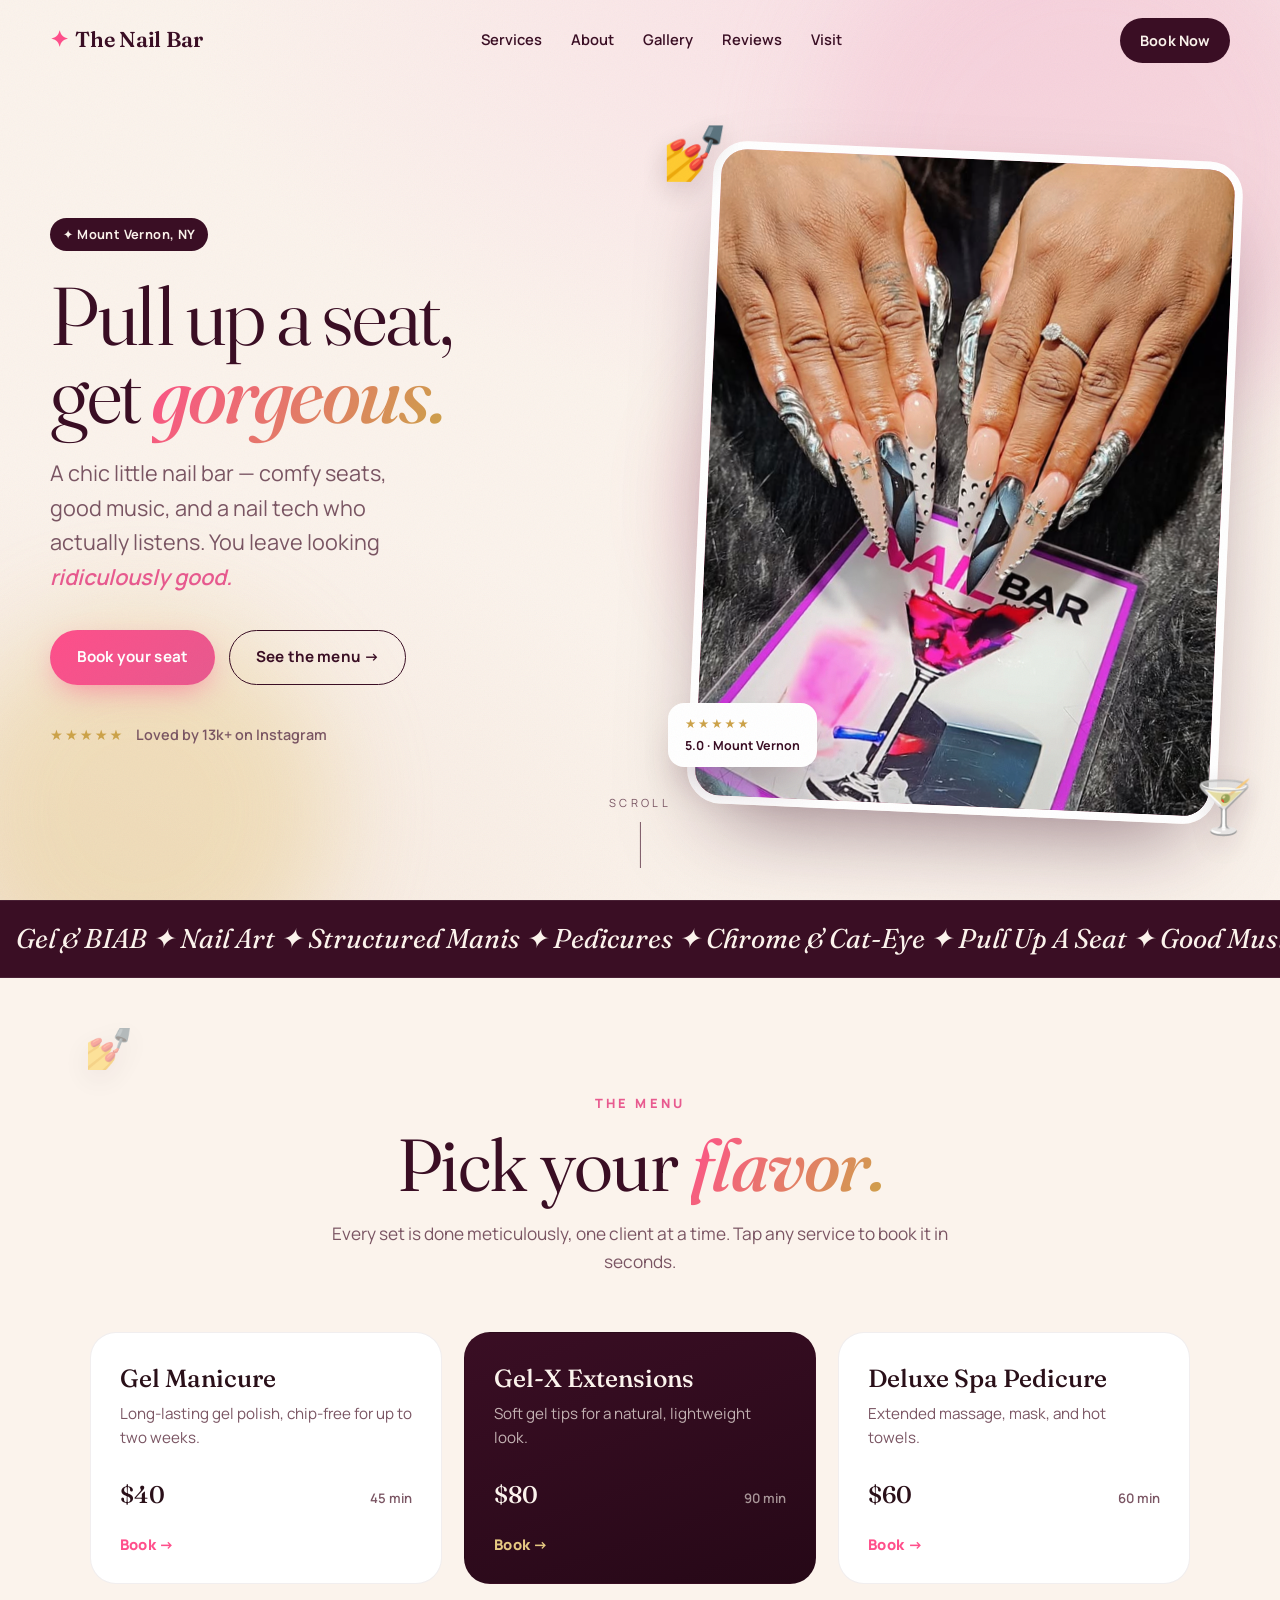
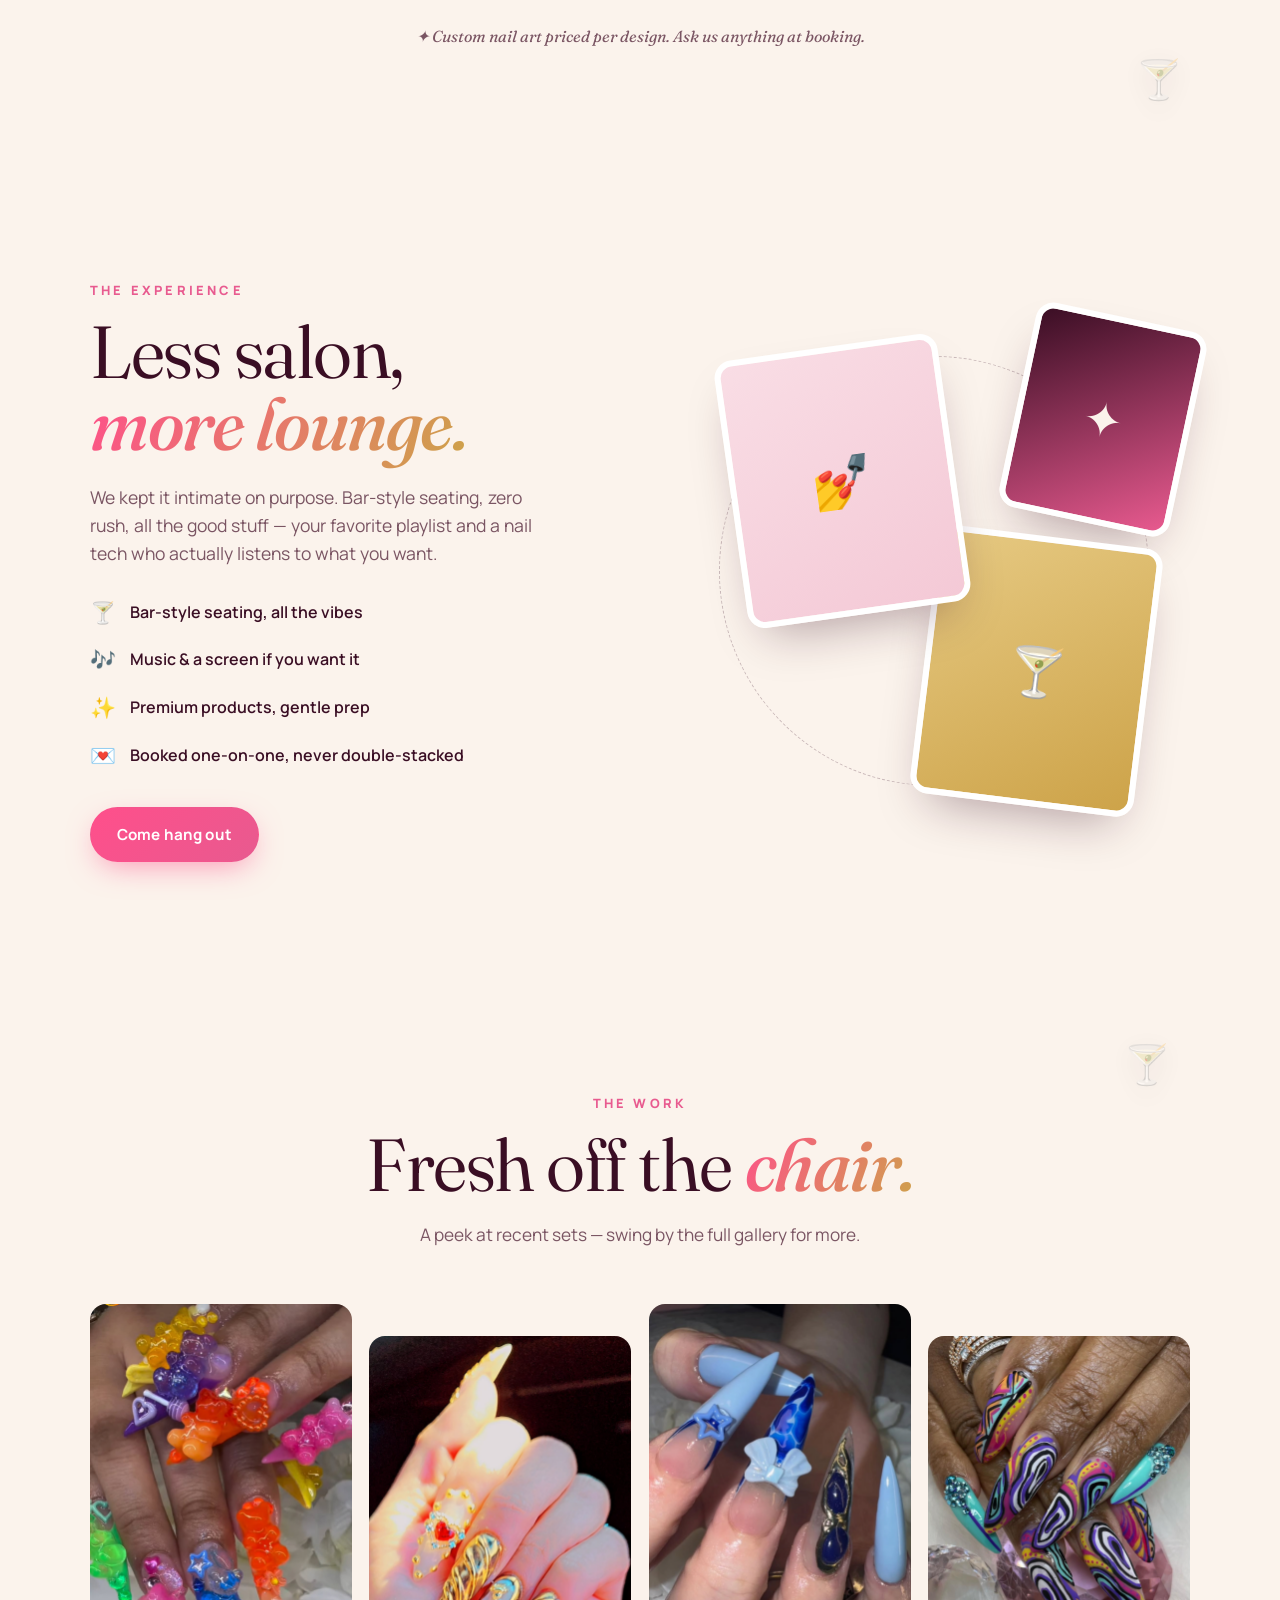
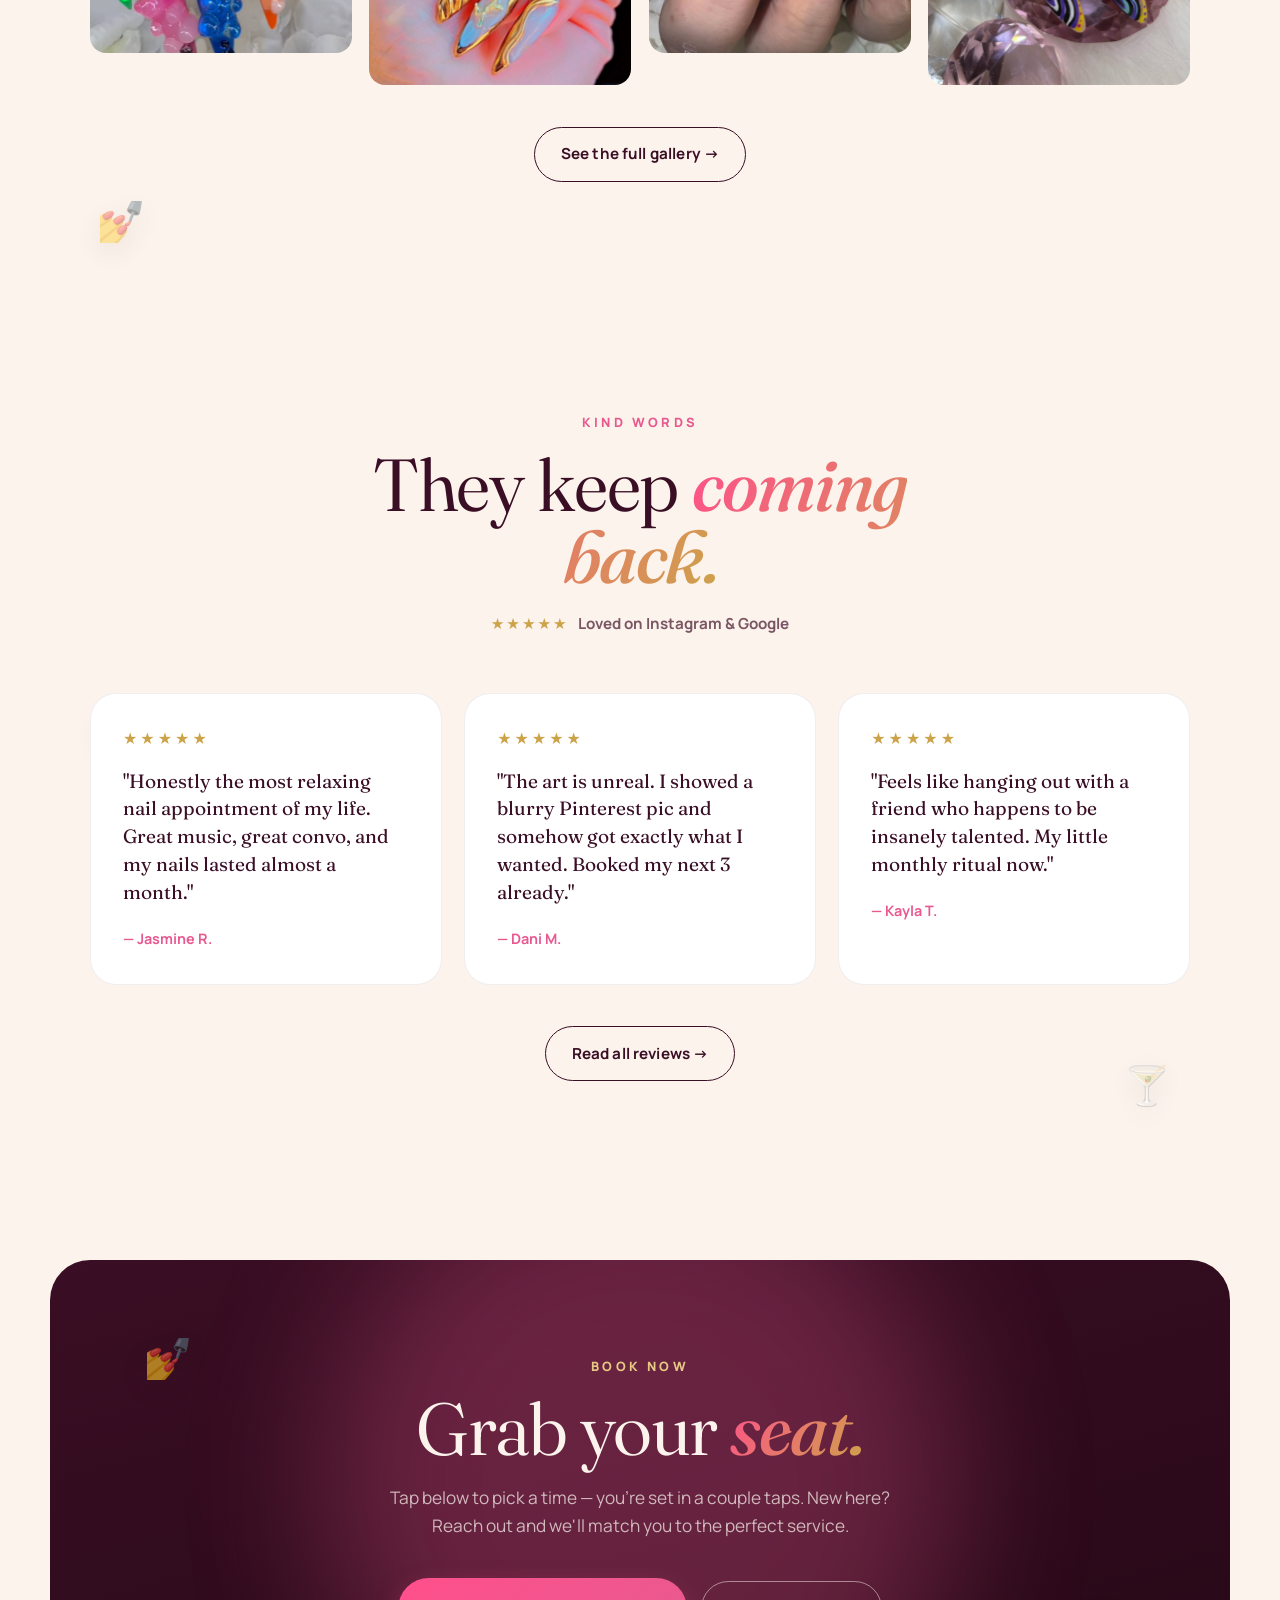
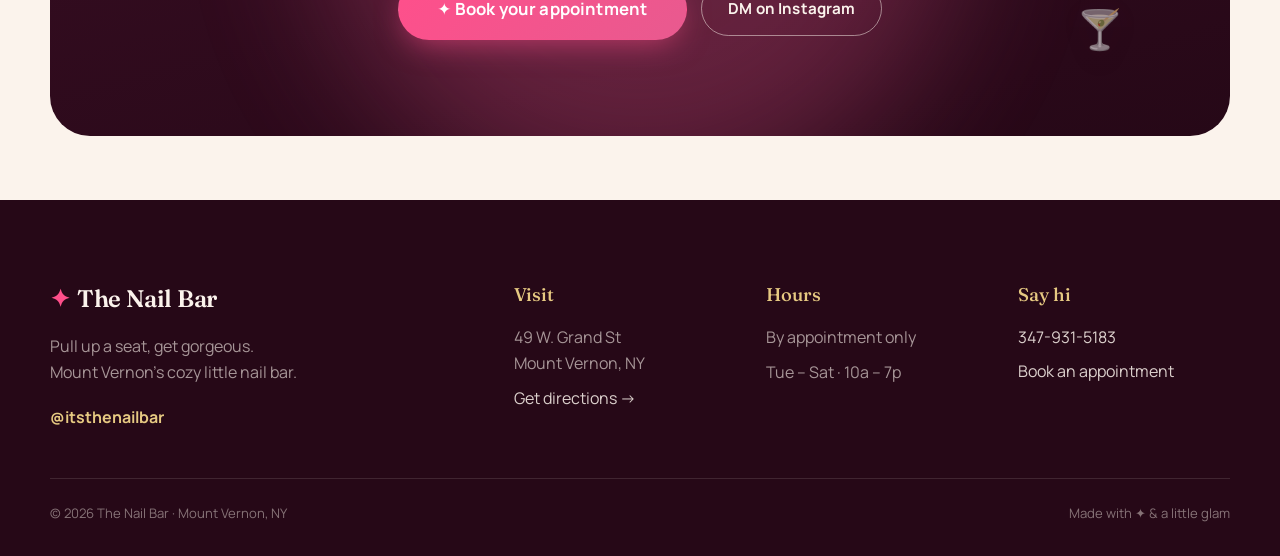
<file: index.html>
<!DOCTYPE html>
<html lang="en">
<head>
  <meta charset="UTF-8" />
  <meta name="viewport" content="width=device-width, initial-scale=1.0" />
  <title>The Nail Bar — Mount Vernon, NY · By Appointment</title>
  <meta name="description" content="The Nail Bar — a chic little nail bar in Mount Vernon, NY. Pull up a seat, enjoy the vibe, and leave with nails you love. Meticulous artistry, one client at a time." />

  <!-- Open Graph -->
  <meta property="og:title" content="The Nail Bar — Mount Vernon, NY" />
  <meta property="og:description" content="A chic little nail bar in Mount Vernon, NY. Pull up a seat, get gorgeous." />
  <meta property="og:type" content="website" />

  <!-- Fonts -->
  <link rel="preconnect" href="https://fonts.googleapis.com" />
  <link rel="preconnect" href="https://fonts.gstatic.com" crossorigin />
  <link href="https://fonts.googleapis.com/css2?family=Fraunces:ital,opsz,wght@0,9..144,300..900;1,9..144,300..900&family=Manrope:wght@300..800&display=swap" rel="stylesheet" />

  <link rel="preconnect" href="https://storecal.onrender.com" crossorigin />
  <link rel="dns-prefetch" href="https://storecal.onrender.com" />
  <link rel="stylesheet" href="styles.css" />
</head>
<body>
  <!-- Grain / texture overlay -->
  <div class="grain" aria-hidden="true"></div>

  <!-- ===== NAV ===== -->
  <header class="nav" id="nav">
    <div class="nav__inner">
      <a href="#top" class="nav__logo">
        <span class="nav__logo-mark">✦</span>
        The Nail Bar
      </a>
      <nav class="nav__links" aria-label="Primary">
        <a href="#services">Services</a>
        <a href="about.html">About</a>
        <a href="gallery.html">Gallery</a>
        <a href="reviews.html">Reviews</a>
        <a href="#visit">Visit</a>
      </nav>
      <a href="#book" class="btn btn--nav" data-storecal-book>Book Now</a>
      <button class="nav__toggle" id="navToggle" aria-label="Open menu" aria-expanded="false">
        <span></span><span></span>
      </button>
    </div>
  </header>

  <!-- ===== HERO ===== -->
  <main id="top">
    <section class="hero" id="hero">
      <div class="blob blob--1" aria-hidden="true"></div>
      <div class="blob blob--2" aria-hidden="true"></div>
      <div class="blob blob--3" aria-hidden="true"></div>

      <div class="hero__inner">
        <div class="hero__copy">
          <p class="hero__eyebrow" data-reveal>
            <span class="pill">✦ Mount Vernon, NY</span>
          </p>
          <h1 class="hero__title" data-reveal>
            Pull up a seat,<br />
            get <em>gorgeous.</em>
          </h1>
          <p class="hero__sub" data-reveal>
            A chic little nail bar — comfy seats, good music, and a nail tech who
            actually listens. You leave looking <em>ridiculously&nbsp;good.</em>
          </p>
          <div class="hero__cta" data-reveal>
            <a href="#book" class="btn btn--primary" data-storecal-book>Book your seat</a>
            <a href="#services" class="btn btn--ghost">See the menu →</a>
          </div>

          <div class="hero__proof" data-reveal>
            <span>★★★★★</span>
            <span>Loved by 13k+ on Instagram</span>
          </div>
        </div>

        <div class="hero__visual" data-reveal>
          <div class="hero__frame">
            <img src="images/hero.png" alt="Silver chrome stiletto nails by The Nail Bar"
                 class="hero__img" id="heroImg" onerror="this.classList.add('is-missing')" />
            <div class="hero__frame-fallback">
              <span>💅</span>
              <p>Drop a photo at<br /><code>images/hero.png</code></p>
            </div>
          </div>
          <div class="hero__badge">★★★★★<span>5.0 · Mount Vernon</span></div>
          <span class="floatie floatie--hero1">💅</span>
          <span class="floatie floatie--hero2">🍸</span>
        </div>
      </div>

      <div class="hero__scroll" aria-hidden="true">
        <span>scroll</span>
        <div class="hero__scroll-line"></div>
      </div>
    </section>

    <!-- ===== MARQUEE ===== -->
    <div class="marquee" aria-hidden="true">
      <div class="marquee__track">
        <span>Gel &amp; BIAB ✦ Nail Art ✦ Structured Manis ✦ Pedicures ✦ Chrome &amp; Cat-Eye ✦ Pull Up A Seat ✦ Good Music ✦</span>
        <span>Gel &amp; BIAB ✦ Nail Art ✦ Structured Manis ✦ Pedicures ✦ Chrome &amp; Cat-Eye ✦ Pull Up A Seat ✦ Good Music ✦</span>
      </div>
    </div>

    <!-- ===== SERVICES ===== -->
    <section class="services section" id="services">
      <span class="floatie floatie--svc1">💅</span>
      <span class="floatie floatie--svc2">🍸</span>
      <div class="section__head">
        <p class="section__eyebrow" data-reveal>The Menu</p>
        <h2 class="section__title" data-reveal>Pick your <em>flavor.</em></h2>
        <p class="section__lede" data-reveal>
          Every set is done meticulously, one client at a time. Tap any service to
          book it in seconds.
        </p>
      </div>

      <!-- Live menu from StoreCal (script.js): skeletons show until the fetch
           resolves, then real cards render (a small fallback set on failure). -->
      <div class="services__grid" id="servicesGrid" aria-busy="true">
        <div class="sk sk-card"></div>
        <div class="sk sk-card"></div>
        <div class="sk sk-card"></div>
      </div>

      <p class="services__note" data-reveal>
        ✦ Custom nail art priced per design. Ask us anything at booking.
      </p>
    </section>

    <!-- ===== EXPERIENCE ===== -->
    <section class="experience section" id="experience">
      <div class="experience__grid">
        <div class="experience__copy" data-reveal>
          <p class="section__eyebrow">The Experience</p>
          <h2 class="section__title">Less salon,<br /><em>more lounge.</em></h2>
          <p class="experience__text">
            We kept it intimate on purpose. Bar-style seating, zero rush, all the
            good stuff — your favorite playlist and a nail tech who actually
            listens to what you want.
          </p>
          <ul class="experience__list">
            <li><span>🍸</span> Bar-style seating, all the vibes</li>
            <li><span>🎶</span> Music &amp; a screen if you want it</li>
            <li><span>✨</span> Premium products, gentle prep</li>
            <li><span>💌</span> Booked one-on-one, never double-stacked</li>
          </ul>
          <a href="#book" class="btn btn--primary" data-storecal-book>Come hang out</a>
        </div>

        <div class="experience__visual" data-reveal>
          <div class="polaroid polaroid--1">💅</div>
          <div class="polaroid polaroid--2">🍸</div>
          <div class="polaroid polaroid--3">✦</div>
          <div class="experience__ring"></div>
        </div>
      </div>
    </section>

    <!-- ===== GALLERY (preview → full page) ===== -->
    <section class="gallery section" id="gallery">
      <span class="floatie floatie--gal1">🍸</span>
      <span class="floatie floatie--gal2">💅</span>
      <div class="section__head">
        <p class="section__eyebrow" data-reveal>The Work</p>
        <h2 class="section__title" data-reveal>Fresh off the <em>chair.</em></h2>
        <p class="section__lede" data-reveal>
          A peek at recent sets — swing by the full gallery for more.
        </p>
      </div>

      <!-- 4 most recent StoreCal store images (script.js); skeletons until loaded. -->
      <div class="gallery__grid" id="galleryHome" aria-busy="true">
        <div class="sk sk-tile"></div>
        <div class="sk sk-tile"></div>
        <div class="sk sk-tile"></div>
        <div class="sk sk-tile"></div>
      </div>

      <a href="gallery.html" class="btn btn--ghost gallery__cta" data-reveal>
        See the full gallery →
      </a>
    </section>

    <!-- ===== REVIEWS (preview → full page) ===== -->
    <section class="reviews section" id="reviews">
      <span class="floatie floatie--rev1">💅</span>
      <span class="floatie floatie--rev2">🍸</span>
      <div class="section__head">
        <p class="section__eyebrow" data-reveal>Kind words</p>
        <h2 class="section__title" data-reveal>They keep <em>coming back.</em></h2>
        <div class="reviews__rating" data-reveal>
          <span class="reviews__stars">★★★★★</span>
          <span>Loved on Instagram &amp; Google</span>
        </div>
      </div>

      <div class="reviews__grid">
        <blockquote class="review" data-reveal>
          <div class="review__stars">★★★★★</div>
          <p>"Honestly the most relaxing nail appointment of my life. Great music, great convo, and my nails lasted almost a month."</p>
          <cite>— Jasmine R.</cite>
        </blockquote>
        <blockquote class="review" data-reveal>
          <div class="review__stars">★★★★★</div>
          <p>"The art is unreal. I showed a blurry Pinterest pic and somehow got exactly what I wanted. Booked my next 3 already."</p>
          <cite>— Dani M.</cite>
        </blockquote>
        <blockquote class="review" data-reveal>
          <div class="review__stars">★★★★★</div>
          <p>"Feels like hanging out with a friend who happens to be insanely talented. My little monthly ritual now."</p>
          <cite>— Kayla T.</cite>
        </blockquote>
      </div>

      <div class="reviews__cta" data-reveal>
        <a href="reviews.html" class="btn btn--ghost">Read all reviews →</a>
      </div>
    </section>

    <!-- ===== BOOKING CTA BAND ===== -->
    <section class="book section" id="book">
      <div class="blob blob--book" aria-hidden="true"></div>
      <span class="floatie floatie--book1">💅</span>
      <span class="floatie floatie--book2">🍸</span>
      <div class="book__inner">
        <p class="section__eyebrow" data-reveal>Book now</p>
        <h2 class="section__title" data-reveal>Grab your <em>seat.</em></h2>
        <p class="section__lede" data-reveal>
          Tap below to pick a time — you're set in a couple taps. New here? Reach
          out and we'll match you to the perfect service.
        </p>

        <div class="book__cta" data-reveal>
          <button type="button" class="btn btn--primary btn--lg" data-storecal-book>✦ Book your appointment</button>
          <a href="https://www.instagram.com/itsthenailbar/" target="_blank" rel="noopener" class="btn btn--ghost">DM on Instagram</a>
        </div>
      </div>
    </section>
  </main>

  <!-- ===== FOOTER ===== -->
  <footer class="footer" id="visit">
    <div class="footer__grid">
      <div class="footer__brand">
        <a href="#top" class="nav__logo nav__logo--footer">
          <span class="nav__logo-mark">✦</span> The Nail Bar
        </a>
        <p>Pull up a seat, get gorgeous.<br />Mount Vernon's cozy little nail bar.</p>
        <a href="https://www.instagram.com/itsthenailbar/" target="_blank" rel="noopener" class="footer__ig">@itsthenailbar</a>
      </div>

      <div class="footer__col">
        <h4>Visit</h4>
        <p>49 W. Grand St<br />Mount Vernon, NY</p>
        <a href="https://maps.google.com/?q=49+W+Grand+St+Mount+Vernon+NY" target="_blank" rel="noopener">Get directions →</a>
      </div>

      <div class="footer__col">
        <h4>Hours</h4>
        <p>By appointment only</p>
        <p>Tue – Sat · 10a – 7p</p>
      </div>

      <div class="footer__col">
        <h4>Say hi</h4>
        <a href="tel:+13479315183">347-931-5183</a>
        <a href="#book" data-storecal-book>Book an appointment</a>
      </div>
    </div>
    <div class="footer__bar">
      <span>© <span id="year"></span> The Nail Bar · Mount Vernon, NY</span>
      <span>Made with ✦ &amp; a little glam</span>
    </div>
  </footer>

  <!-- ===== StoreCal booking widget =====
       Loads StoreCalWidget (global) + the booking modal. In production, swap the
       localhost origin for your deployed domain that serves embed.js — the API
       base is inferred from this script's own src, so nothing else changes.
       Every booking CTA carries data-storecal-book, so the embed binds the
       clicks itself (see script.js for the small step-two nudge). -->
  <script src="https://storecal.onrender.com/storecal-data.js" data-store="sc_a1588f0b7afba3e678"></script>
  <script src="https://storecal.onrender.com/embed.js" data-store="sc_a1588f0b7afba3e678" data-accent="#ff4f8b"></script>

  <script src="script.js"></script>
</body>
</html>
</file>
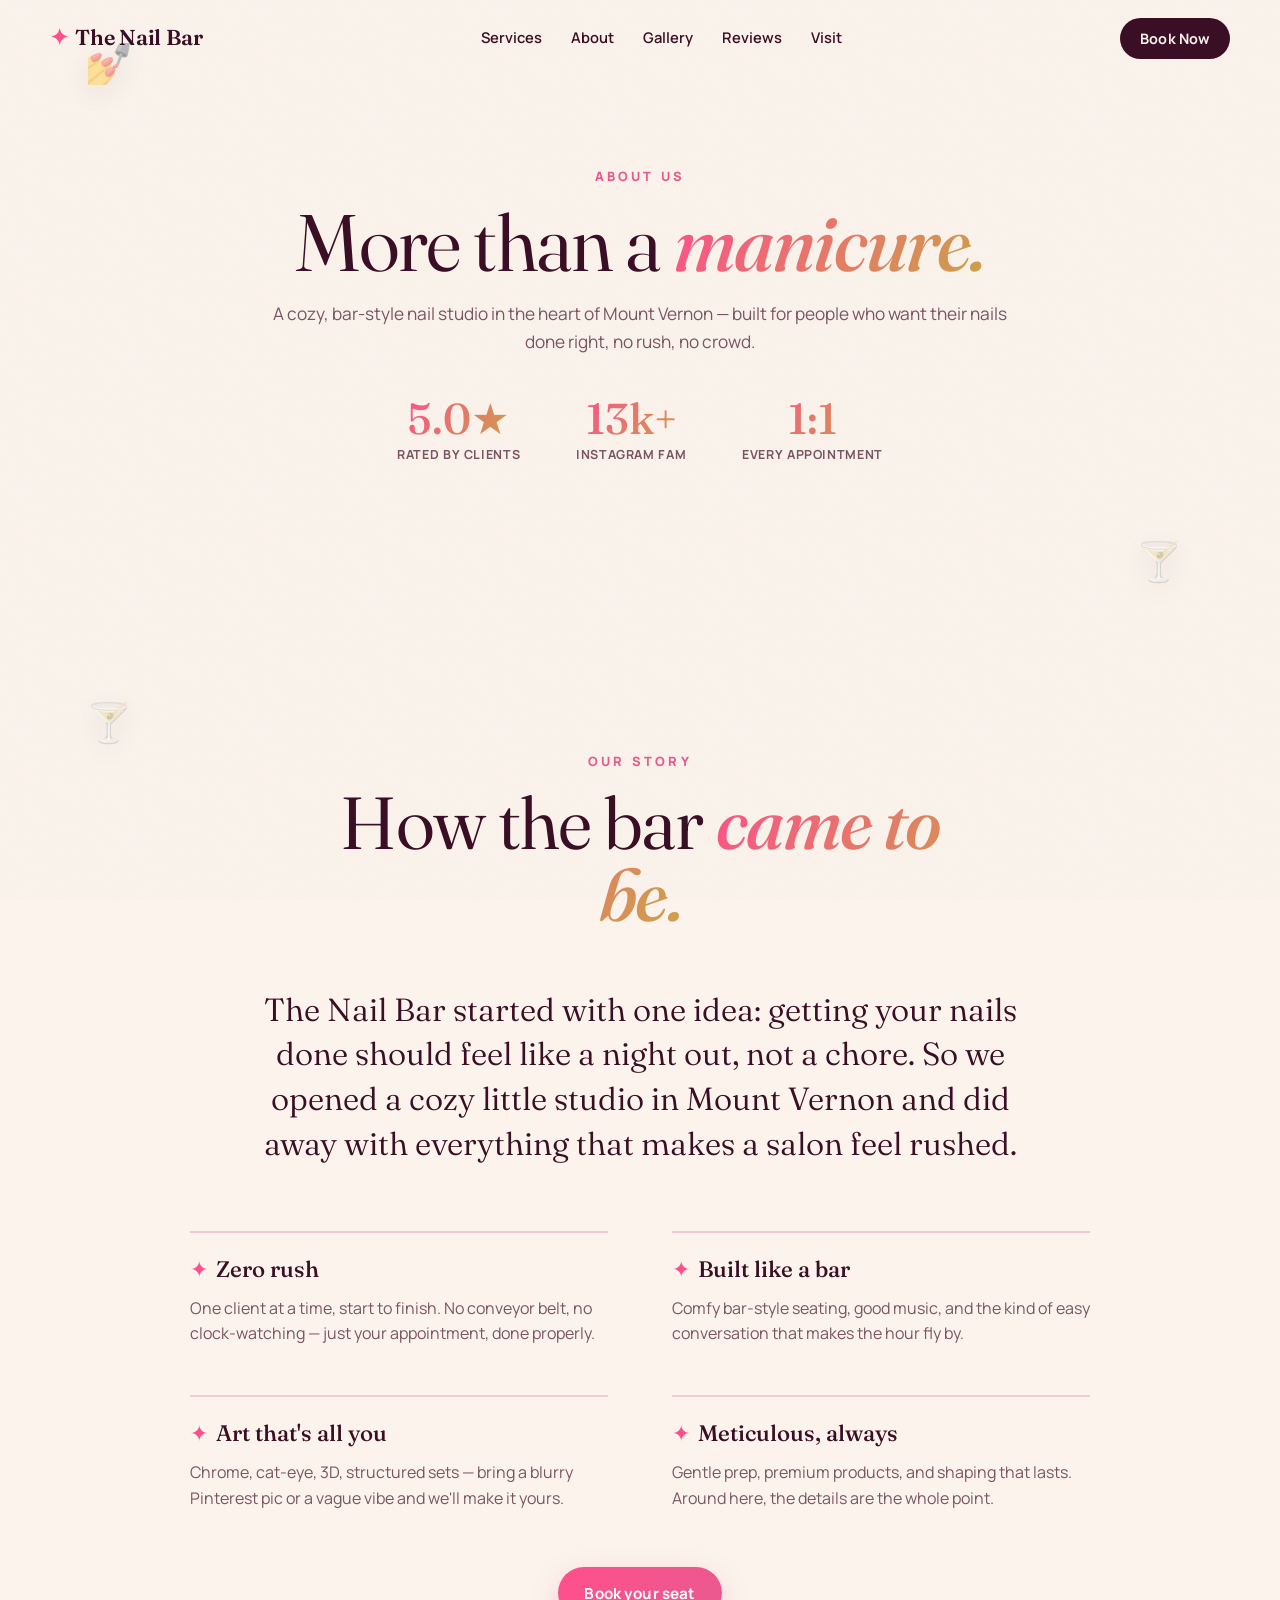
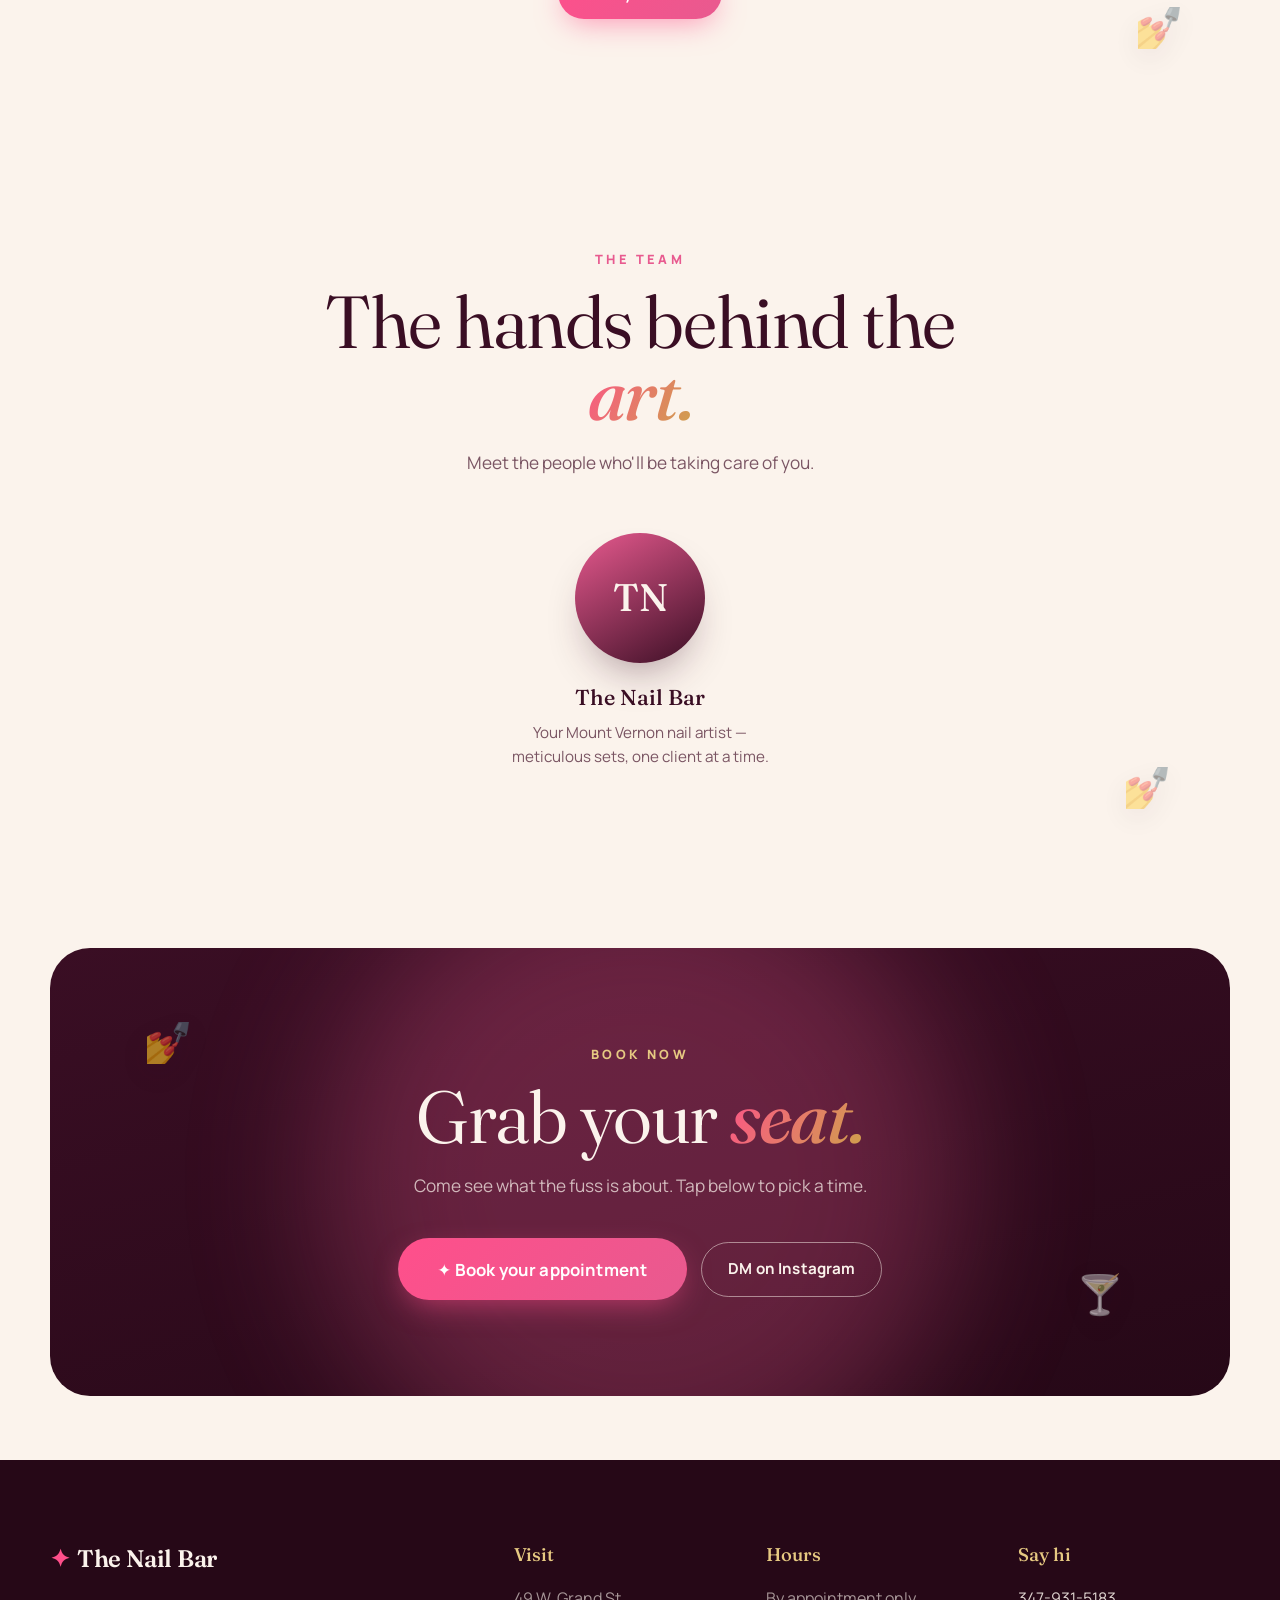
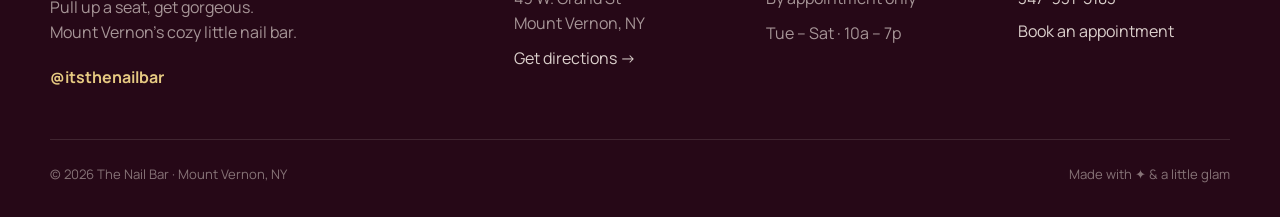
<file: about.html>
<!DOCTYPE html>
<html lang="en">
<head>
  <meta charset="UTF-8" />
  <meta name="viewport" content="width=device-width, initial-scale=1.0" />
  <title>About — The Nail Bar · Mount Vernon, NY</title>
  <meta name="description" content="The story behind The Nail Bar in Mount Vernon, NY, and the team who'll take care of you." />
  <link rel="preconnect" href="https://fonts.googleapis.com" />
  <link rel="preconnect" href="https://fonts.gstatic.com" crossorigin />
  <link href="https://fonts.googleapis.com/css2?family=Fraunces:ital,opsz,wght@0,9..144,300..900;1,9..144,300..900&family=Manrope:wght@300..800&display=swap" rel="stylesheet" />
  <link rel="preconnect" href="https://storecal.onrender.com" crossorigin />
  <link rel="dns-prefetch" href="https://storecal.onrender.com" />
  <link rel="stylesheet" href="styles.css" />
</head>
<body>
  <div class="grain" aria-hidden="true"></div>

  <!-- ===== NAV ===== -->
  <header class="nav" id="nav">
    <div class="nav__inner">
      <a href="index.html" class="nav__logo">
        <span class="nav__logo-mark">✦</span>
        The Nail Bar
      </a>
      <nav class="nav__links" aria-label="Primary">
        <a href="index.html#services">Services</a>
        <a href="about.html" aria-current="page">About</a>
        <a href="gallery.html">Gallery</a>
        <a href="reviews.html">Reviews</a>
        <a href="index.html#visit">Visit</a>
      </nav>
      <button type="button" class="btn btn--nav" data-storecal-book>Book Now</button>
      <button class="nav__toggle" id="navToggle" aria-label="Open menu" aria-expanded="false">
        <span></span><span></span>
      </button>
    </div>
  </header>

  <main id="top">
    <!-- ===== ABOUT HERO ===== -->
    <section class="section page-hero about-hero" id="about">
      <span class="floatie floatie--svc1">💅</span>
      <span class="floatie floatie--svc2">🍸</span>
      <div class="section__head about-hero__head">
        <p class="section__eyebrow" data-reveal>About us</p>
        <h1 class="section__title" data-reveal>More than a <em>manicure.</em></h1>
        <p class="section__lede" data-reveal>
          A cozy, bar-style nail studio in the heart of Mount Vernon — built for
          people who want their nails done right, no rush, no crowd.
        </p>
        <div class="about-hero__stats" data-reveal>
          <div><span>5.0★</span><small>Rated by clients</small></div>
          <div><span>13k+</span><small>Instagram fam</small></div>
          <div><span>1:1</span><small>Every appointment</small></div>
        </div>
      </div>
    </section>

    <!-- ===== STORY (text blocks) ===== -->
    <section class="section story" id="story">
      <span class="floatie floatie--svc1">🍸</span>
      <span class="floatie floatie--svc2">💅</span>
      <div class="section__head">
        <p class="section__eyebrow" data-reveal>Our story</p>
        <h2 class="section__title" data-reveal>How the bar <em>came to be.</em></h2>
      </div>

      <!-- NOTE: placeholder story copy — swap for the real business story. -->
      <p class="story__lead" data-reveal>
        The Nail Bar started with one idea: getting your nails done should feel like
        a night out, not a chore. So we opened a cozy little studio in Mount Vernon
        and did away with everything that makes a salon feel rushed.
      </p>

      <div class="story__blocks">
        <div class="story__block" data-reveal>
          <h3>Zero rush</h3>
          <p>One client at a time, start to finish. No conveyor belt, no clock-watching — just your appointment, done properly.</p>
        </div>
        <div class="story__block" data-reveal>
          <h3>Built like a bar</h3>
          <p>Comfy bar-style seating, good music, and the kind of easy conversation that makes the hour fly by.</p>
        </div>
        <div class="story__block" data-reveal>
          <h3>Art that's all you</h3>
          <p>Chrome, cat-eye, 3D, structured sets — bring a blurry Pinterest pic or a vague vibe and we'll make it yours.</p>
        </div>
        <div class="story__block" data-reveal>
          <h3>Meticulous, always</h3>
          <p>Gentle prep, premium products, and shaping that lasts. Around here, the details are the whole point.</p>
        </div>
      </div>

      <div class="story__cta" data-reveal>
        <button type="button" class="btn btn--primary" data-storecal-book>Book your seat</button>
      </div>
    </section>

    <!-- ===== TEAM (from StoreCal providers) ===== -->
    <section class="section" id="team">
      <span class="floatie floatie--rev2">💅</span>
      <div class="section__head">
        <p class="section__eyebrow" data-reveal>The Team</p>
        <h2 class="section__title" data-reveal>The hands behind the <em>art.</em></h2>
        <p class="section__lede" data-reveal>
          Meet the people who'll be taking care of you.
        </p>
      </div>

      <!-- From StoreCal (shop-config → providers) by script.js; skeletons until loaded. -->
      <div class="staff__grid" id="staffGrid" aria-busy="true">
        <article class="staff"><div class="sk sk-staff__photo"></div><div class="sk sk-line" style="width:55%"></div></article>
        <article class="staff"><div class="sk sk-staff__photo"></div><div class="sk sk-line" style="width:55%"></div></article>
      </div>
    </section>

    <!-- ===== BOOKING CTA BAND ===== -->
    <section class="book section" id="book">
      <div class="blob blob--book" aria-hidden="true"></div>
      <span class="floatie floatie--book1">💅</span>
      <span class="floatie floatie--book2">🍸</span>
      <div class="book__inner">
        <p class="section__eyebrow" data-reveal>Book now</p>
        <h2 class="section__title" data-reveal>Grab your <em>seat.</em></h2>
        <p class="section__lede" data-reveal>
          Come see what the fuss is about. Tap below to pick a time.
        </p>
        <div class="book__cta" data-reveal>
          <button type="button" class="btn btn--primary btn--lg" data-storecal-book>✦ Book your appointment</button>
          <a href="https://www.instagram.com/itsthenailbar/" target="_blank" rel="noopener" class="btn btn--ghost">DM on Instagram</a>
        </div>
      </div>
    </section>
  </main>

  <!-- ===== FOOTER ===== -->
  <footer class="footer" id="visit">
    <div class="footer__grid">
      <div class="footer__brand">
        <a href="index.html" class="nav__logo nav__logo--footer">
          <span class="nav__logo-mark">✦</span> The Nail Bar
        </a>
        <p>Pull up a seat, get gorgeous.<br />Mount Vernon's cozy little nail bar.</p>
        <a href="https://www.instagram.com/itsthenailbar/" target="_blank" rel="noopener" class="footer__ig">@itsthenailbar</a>
      </div>
      <div class="footer__col">
        <h4>Visit</h4>
        <p>49 W. Grand St<br />Mount Vernon, NY</p>
        <a href="https://maps.google.com/?q=49+W+Grand+St+Mount+Vernon+NY" target="_blank" rel="noopener">Get directions →</a>
      </div>
      <div class="footer__col">
        <h4>Hours</h4>
        <p>By appointment only</p>
        <p>Tue – Sat · 10a – 7p</p>
      </div>
      <div class="footer__col">
        <h4>Say hi</h4>
        <a href="tel:+13479315183">347-931-5183</a>
        <button type="button" class="footer__linkbtn" data-storecal-book>Book an appointment</button>
      </div>
    </div>
    <div class="footer__bar">
      <span>© <span id="year"></span> The Nail Bar · Mount Vernon, NY</span>
      <span>Made with ✦ &amp; a little glam</span>
    </div>
  </footer>

  <script src="https://storecal.onrender.com/storecal-data.js" data-store="sc_a1588f0b7afba3e678"></script>
  <script src="https://storecal.onrender.com/embed.js" data-store="sc_a1588f0b7afba3e678" data-accent="#ff4f8b"></script>
  <script src="script.js"></script>
</body>
</html>
</file>
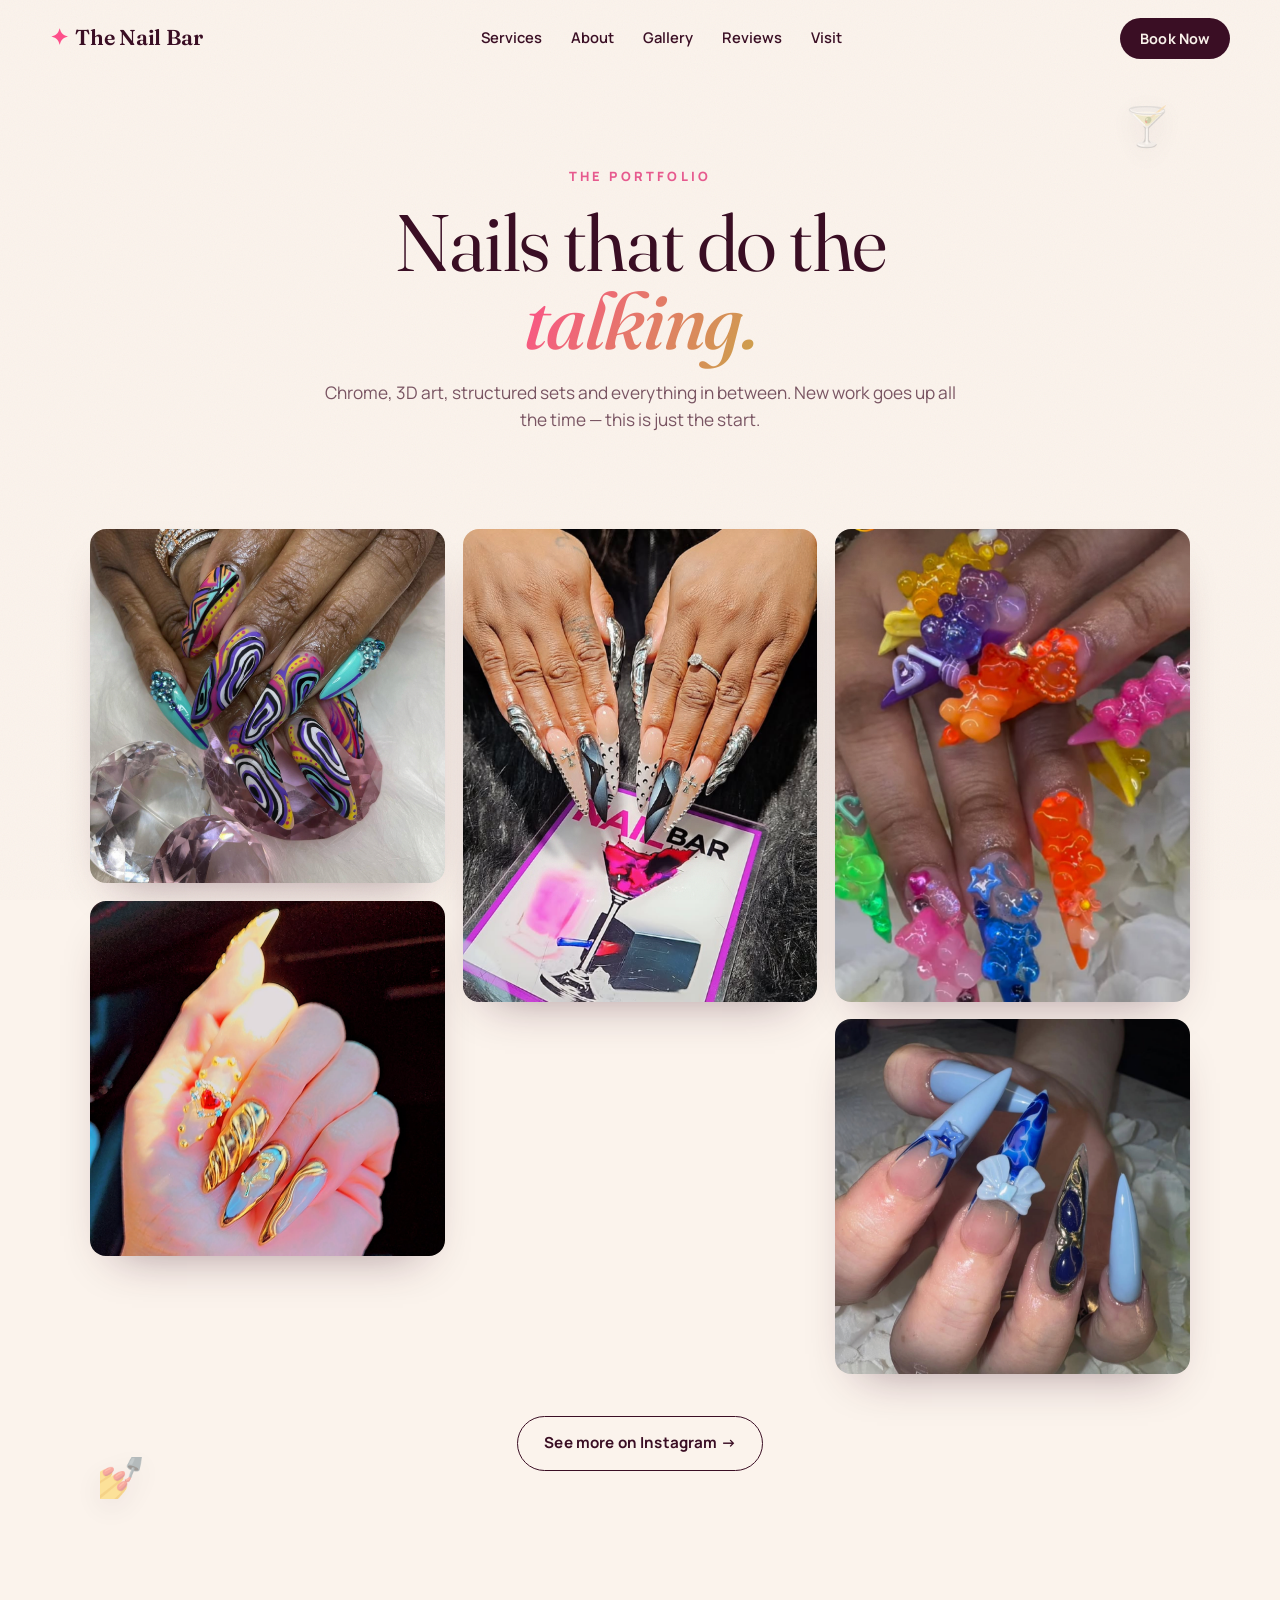
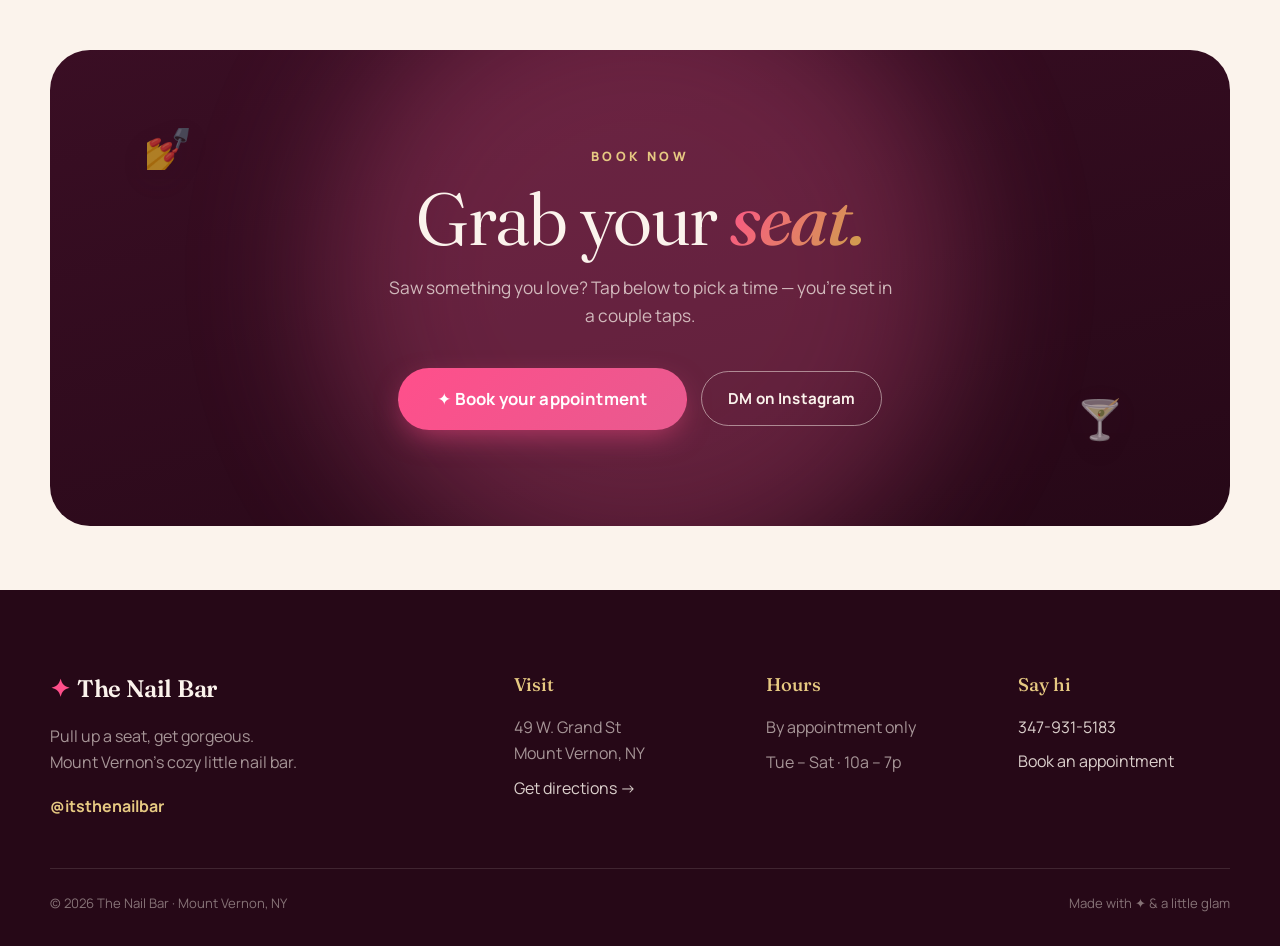
<file: gallery.html>
<!DOCTYPE html>
<html lang="en">
<head>
  <meta charset="UTF-8" />
  <meta name="viewport" content="width=device-width, initial-scale=1.0" />
  <title>Gallery — The Nail Bar · Mount Vernon, NY</title>
  <meta name="description" content="Recent nail sets from The Nail Bar in Mount Vernon, NY — chrome, 3D art, extensions and more." />
  <link rel="preconnect" href="https://fonts.googleapis.com" />
  <link rel="preconnect" href="https://fonts.gstatic.com" crossorigin />
  <link href="https://fonts.googleapis.com/css2?family=Fraunces:ital,opsz,wght@0,9..144,300..900;1,9..144,300..900&family=Manrope:wght@300..800&display=swap" rel="stylesheet" />
  <link rel="preconnect" href="https://storecal.onrender.com" crossorigin />
  <link rel="dns-prefetch" href="https://storecal.onrender.com" />
  <link rel="stylesheet" href="styles.css" />
</head>
<body>
  <div class="grain" aria-hidden="true"></div>

  <!-- ===== NAV ===== -->
  <header class="nav" id="nav">
    <div class="nav__inner">
      <a href="index.html" class="nav__logo">
        <span class="nav__logo-mark">✦</span>
        The Nail Bar
      </a>
      <nav class="nav__links" aria-label="Primary">
        <a href="index.html#services">Services</a>
        <a href="about.html">About</a>
        <a href="gallery.html" aria-current="page">Gallery</a>
        <a href="reviews.html">Reviews</a>
        <a href="index.html#visit">Visit</a>
      </nav>
      <button type="button" class="btn btn--nav" data-storecal-book>Book Now</button>
      <button class="nav__toggle" id="navToggle" aria-label="Open menu" aria-expanded="false">
        <span></span><span></span>
      </button>
    </div>
  </header>

  <main id="top">
    <!-- ===== GALLERY ===== -->
    <section class="gallery section page-hero" id="gallery">
      <span class="floatie floatie--gal1">🍸</span>
      <span class="floatie floatie--gal2">💅</span>
      <div class="section__head">
        <p class="section__eyebrow" data-reveal>The Portfolio</p>
        <h1 class="section__title" data-reveal>Nails that do the <em>talking.</em></h1>
        <p class="section__lede" data-reveal>
          Chrome, 3D art, structured sets and everything in between. New work
          goes up all the time — this is just the start.
        </p>
      </div>

      <!-- Tab bar (script.js): shown only if a staff member has a gallery.
           ALL (store first, then staff) · Store · one tab per staff. -->
      <div class="gallery__tabs" id="galleryTabs" role="tablist" data-storecal-staff-gallery hidden></div>

      <!-- StoreCal gallery (script.js): skeletons until the photos load. -->
      <div class="masonry" id="galleryFull" aria-busy="true">
        <div class="sk sk-shot sk-shot--a"></div>
        <div class="sk sk-shot sk-shot--b"></div>
        <div class="sk sk-shot sk-shot--c"></div>
        <div class="sk sk-shot sk-shot--d"></div>
        <div class="sk sk-shot sk-shot--b"></div>
        <div class="sk sk-shot sk-shot--a"></div>
      </div>

      <a href="https://www.instagram.com/itsthenailbar/" target="_blank" rel="noopener" class="btn btn--ghost gallery__cta" data-reveal>
        See more on Instagram →
      </a>
    </section>

    <!-- ===== BOOKING CTA BAND ===== -->
    <section class="book section" id="book">
      <div class="blob blob--book" aria-hidden="true"></div>
      <span class="floatie floatie--book1">💅</span>
      <span class="floatie floatie--book2">🍸</span>
      <div class="book__inner">
        <p class="section__eyebrow" data-reveal>Book now</p>
        <h2 class="section__title" data-reveal>Grab your <em>seat.</em></h2>
        <p class="section__lede" data-reveal>
          Saw something you love? Tap below to pick a time — you're set in a couple taps.
        </p>

        <div class="book__cta" data-reveal>
          <button type="button" class="btn btn--primary btn--lg" data-storecal-book>✦ Book your appointment</button>
          <a href="https://www.instagram.com/itsthenailbar/" target="_blank" rel="noopener" class="btn btn--ghost">DM on Instagram</a>
        </div>
      </div>
    </section>
  </main>

  <!-- ===== FOOTER ===== -->
  <footer class="footer" id="visit">
    <div class="footer__grid">
      <div class="footer__brand">
        <a href="index.html" class="nav__logo nav__logo--footer">
          <span class="nav__logo-mark">✦</span> The Nail Bar
        </a>
        <p>Pull up a seat, get gorgeous.<br />Mount Vernon's cozy little nail bar.</p>
        <a href="https://www.instagram.com/itsthenailbar/" target="_blank" rel="noopener" class="footer__ig">@itsthenailbar</a>
      </div>
      <div class="footer__col">
        <h4>Visit</h4>
        <p>49 W. Grand St<br />Mount Vernon, NY</p>
        <a href="https://maps.google.com/?q=49+W+Grand+St+Mount+Vernon+NY" target="_blank" rel="noopener">Get directions →</a>
      </div>
      <div class="footer__col">
        <h4>Hours</h4>
        <p>By appointment only</p>
        <p>Tue – Sat · 10a – 7p</p>
      </div>
      <div class="footer__col">
        <h4>Say hi</h4>
        <a href="tel:+13479315183">347-931-5183</a>
        <button type="button" class="footer__linkbtn" data-storecal-book>Book an appointment</button>
      </div>
    </div>
    <div class="footer__bar">
      <span>© <span id="year"></span> The Nail Bar · Mount Vernon, NY</span>
      <span>Made with ✦ &amp; a little glam</span>
    </div>
  </footer>

  <script src="https://storecal.onrender.com/storecal-data.js" data-store="sc_a1588f0b7afba3e678"></script>
  <script src="https://storecal.onrender.com/embed.js" data-store="sc_a1588f0b7afba3e678" data-accent="#ff4f8b"></script>
  <script src="script.js"></script>
</body>
</html>
</file>
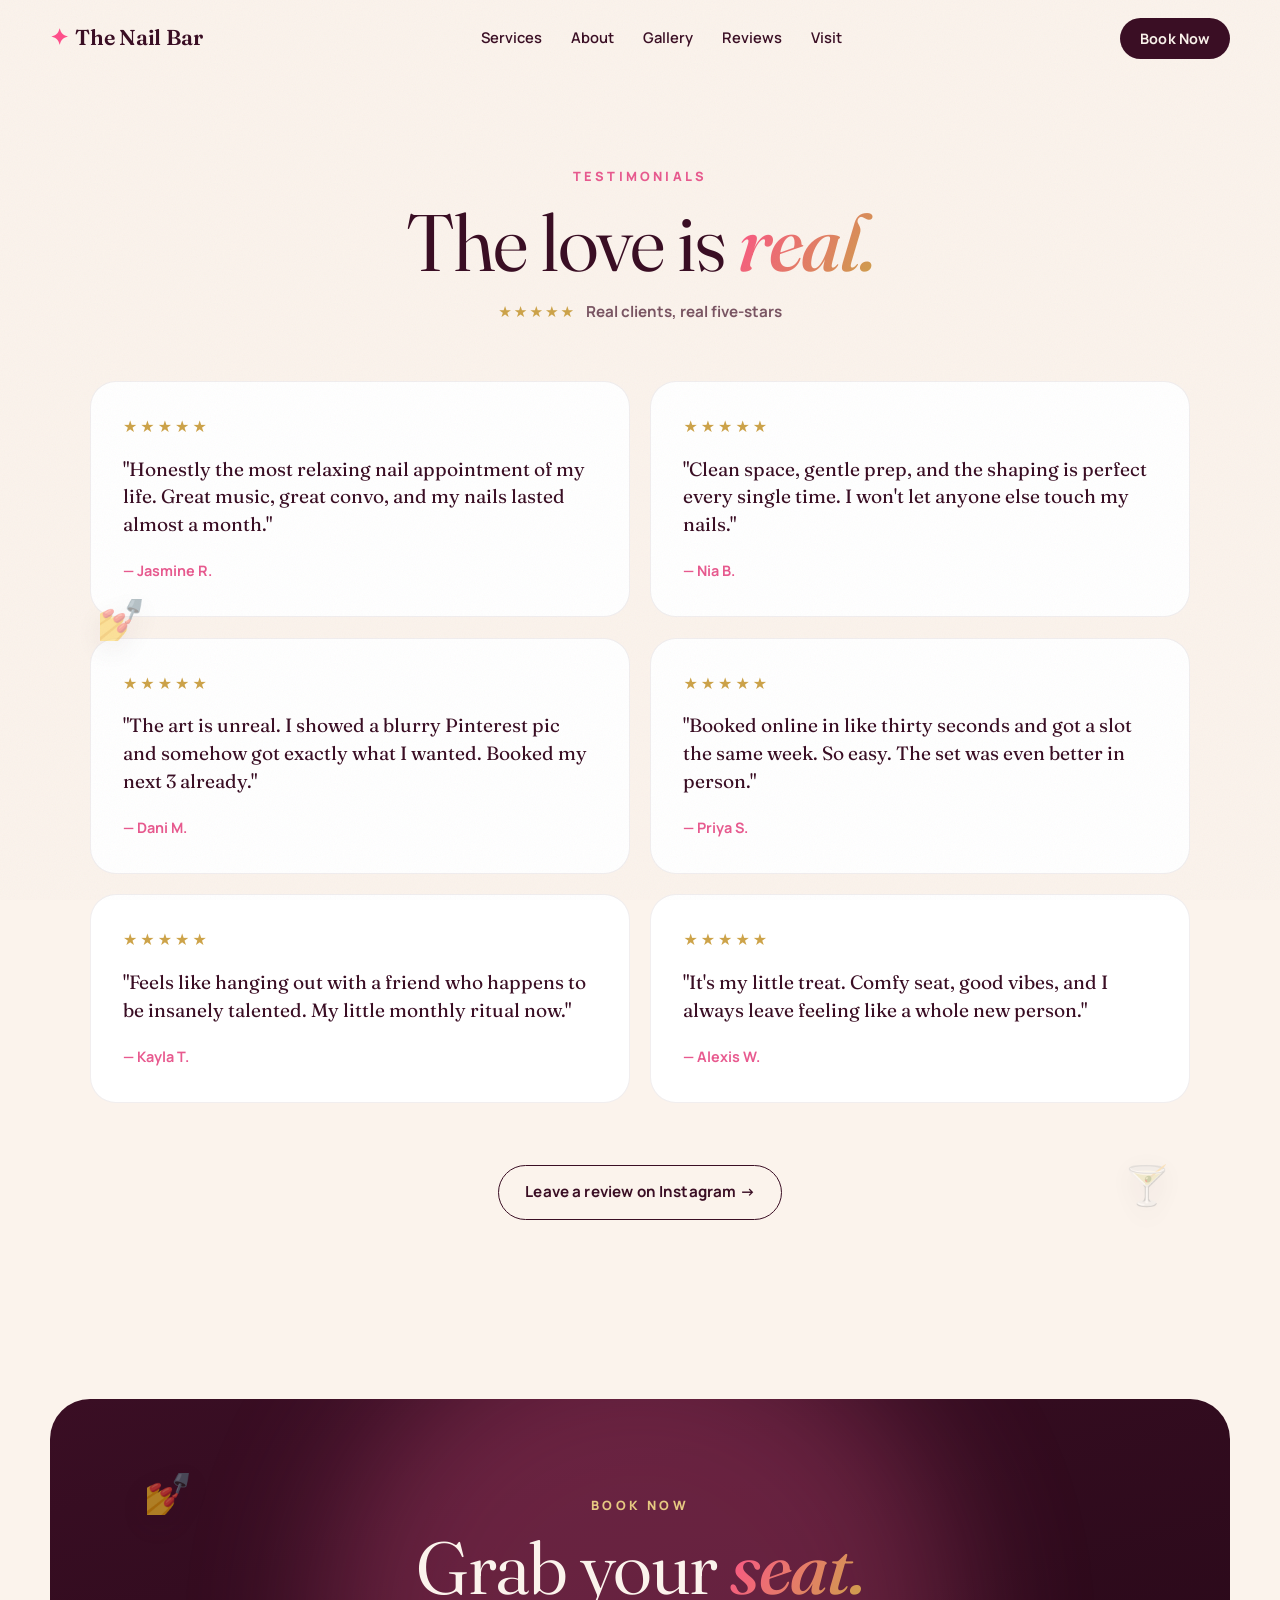
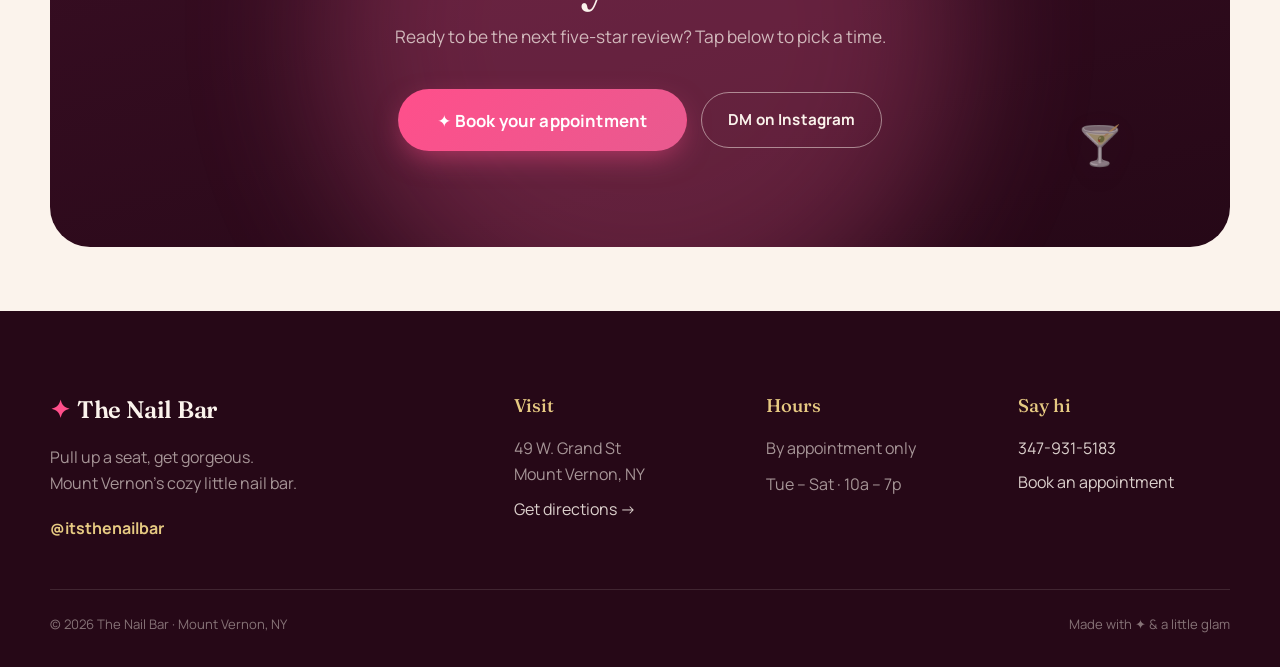
<file: reviews.html>
<!DOCTYPE html>
<html lang="en">
<head>
  <meta charset="UTF-8" />
  <meta name="viewport" content="width=device-width, initial-scale=1.0" />
  <title>Reviews — The Nail Bar · Mount Vernon, NY</title>
  <meta name="description" content="What clients say about The Nail Bar in Mount Vernon, NY — a chic, one-on-one nail experience." />
  <link rel="preconnect" href="https://fonts.googleapis.com" />
  <link rel="preconnect" href="https://fonts.gstatic.com" crossorigin />
  <link href="https://fonts.googleapis.com/css2?family=Fraunces:ital,opsz,wght@0,9..144,300..900;1,9..144,300..900&family=Manrope:wght@300..800&display=swap" rel="stylesheet" />
  <link rel="preconnect" href="https://storecal.onrender.com" crossorigin />
  <link rel="dns-prefetch" href="https://storecal.onrender.com" />
  <link rel="stylesheet" href="styles.css" />
</head>
<body>
  <div class="grain" aria-hidden="true"></div>

  <!-- ===== NAV ===== -->
  <header class="nav" id="nav">
    <div class="nav__inner">
      <a href="index.html" class="nav__logo">
        <span class="nav__logo-mark">✦</span>
        The Nail Bar
      </a>
      <nav class="nav__links" aria-label="Primary">
        <a href="index.html#services">Services</a>
        <a href="about.html">About</a>
        <a href="gallery.html">Gallery</a>
        <a href="reviews.html" aria-current="page">Reviews</a>
        <a href="index.html#visit">Visit</a>
      </nav>
      <button type="button" class="btn btn--nav" data-storecal-book>Book Now</button>
      <button class="nav__toggle" id="navToggle" aria-label="Open menu" aria-expanded="false">
        <span></span><span></span>
      </button>
    </div>
  </header>

  <main id="top">
    <!-- ===== REVIEWS ===== -->
    <section class="reviews section page-hero" id="reviews">
      <span class="floatie floatie--rev1">💅</span>
      <span class="floatie floatie--rev2">🍸</span>
      <div class="section__head">
        <p class="section__eyebrow" data-reveal>Testimonials</p>
        <h1 class="section__title" data-reveal>The love is <em>real.</em></h1>
        <div class="reviews__rating" data-reveal>
          <span class="reviews__stars">★★★★★</span>
          <span>Real clients, real five-stars</span>
        </div>
      </div>

      <div class="reviews__masonry">
        <blockquote class="review" data-reveal>
          <div class="review__stars">★★★★★</div>
          <p>"Honestly the most relaxing nail appointment of my life. Great music, great convo, and my nails lasted almost a month."</p>
          <cite>— Jasmine R.</cite>
        </blockquote>
        <blockquote class="review" data-reveal>
          <div class="review__stars">★★★★★</div>
          <p>"The art is unreal. I showed a blurry Pinterest pic and somehow got exactly what I wanted. Booked my next 3 already."</p>
          <cite>— Dani M.</cite>
        </blockquote>
        <blockquote class="review" data-reveal>
          <div class="review__stars">★★★★★</div>
          <p>"Feels like hanging out with a friend who happens to be insanely talented. My little monthly ritual now."</p>
          <cite>— Kayla T.</cite>
        </blockquote>
        <blockquote class="review" data-reveal>
          <div class="review__stars">★★★★★</div>
          <p>"Clean space, gentle prep, and the shaping is perfect every single time. I won't let anyone else touch my nails."</p>
          <cite>— Nia B.</cite>
        </blockquote>
        <blockquote class="review" data-reveal>
          <div class="review__stars">★★★★★</div>
          <p>"Booked online in like thirty seconds and got a slot the same week. So easy. The set was even better in person."</p>
          <cite>— Priya S.</cite>
        </blockquote>
        <blockquote class="review" data-reveal>
          <div class="review__stars">★★★★★</div>
          <p>"It's my little treat. Comfy seat, good vibes, and I always leave feeling like a whole new person."</p>
          <cite>— Alexis W.</cite>
        </blockquote>
      </div>

      <div class="reviews__cta" data-reveal>
        <a href="https://www.instagram.com/itsthenailbar/" target="_blank" rel="noopener" class="btn btn--ghost">Leave a review on Instagram →</a>
      </div>
    </section>

    <!-- ===== BOOKING CTA BAND ===== -->
    <section class="book section" id="book">
      <div class="blob blob--book" aria-hidden="true"></div>
      <span class="floatie floatie--book1">💅</span>
      <span class="floatie floatie--book2">🍸</span>
      <div class="book__inner">
        <p class="section__eyebrow" data-reveal>Book now</p>
        <h2 class="section__title" data-reveal>Grab your <em>seat.</em></h2>
        <p class="section__lede" data-reveal>
          Ready to be the next five-star review? Tap below to pick a time.
        </p>

        <div class="book__cta" data-reveal>
          <button type="button" class="btn btn--primary btn--lg" data-storecal-book>✦ Book your appointment</button>
          <a href="https://www.instagram.com/itsthenailbar/" target="_blank" rel="noopener" class="btn btn--ghost">DM on Instagram</a>
        </div>
      </div>
    </section>
  </main>

  <!-- ===== FOOTER ===== -->
  <footer class="footer" id="visit">
    <div class="footer__grid">
      <div class="footer__brand">
        <a href="index.html" class="nav__logo nav__logo--footer">
          <span class="nav__logo-mark">✦</span> The Nail Bar
        </a>
        <p>Pull up a seat, get gorgeous.<br />Mount Vernon's cozy little nail bar.</p>
        <a href="https://www.instagram.com/itsthenailbar/" target="_blank" rel="noopener" class="footer__ig">@itsthenailbar</a>
      </div>
      <div class="footer__col">
        <h4>Visit</h4>
        <p>49 W. Grand St<br />Mount Vernon, NY</p>
        <a href="https://maps.google.com/?q=49+W+Grand+St+Mount+Vernon+NY" target="_blank" rel="noopener">Get directions →</a>
      </div>
      <div class="footer__col">
        <h4>Hours</h4>
        <p>By appointment only</p>
        <p>Tue – Sat · 10a – 7p</p>
      </div>
      <div class="footer__col">
        <h4>Say hi</h4>
        <a href="tel:+13479315183">347-931-5183</a>
        <button type="button" class="footer__linkbtn" data-storecal-book>Book an appointment</button>
      </div>
    </div>
    <div class="footer__bar">
      <span>© <span id="year"></span> The Nail Bar · Mount Vernon, NY</span>
      <span>Made with ✦ &amp; a little glam</span>
    </div>
  </footer>

  <script src="https://storecal.onrender.com/storecal-data.js" data-store="sc_a1588f0b7afba3e678"></script>
  <script src="https://storecal.onrender.com/embed.js" data-store="sc_a1588f0b7afba3e678" data-accent="#ff4f8b"></script>
  <script src="script.js"></script>
</body>
</html>
</file>
<file: styles.css>
/* =========================================================
   THE NAIL BAR — styles
   Whimsy · Modern · Sexy
   Palette: wine + cream + blush + gold + hot pink
   ========================================================= */

:root {
  /* Core palette */
  --wine:        #3a0e24;
  --wine-deep:   #260817;
  --cream:       #fbf3ec;
  --cream-warm:  #f5e7dc;
  --blush:       #f4c9d6;
  --blush-soft:  #f9dde5;
  --pink:        #e85a8f;
  --pink-hot:    #ff4f8b;
  --gold:        #cda349;
  --gold-soft:   #e6c982;
  --ink:         #2a1019;

  /* Semantic */
  --bg:          var(--cream);
  --fg:          var(--ink);
  --muted:       #7a5563;

  /* Type */
  --serif: "Fraunces", Georgia, "Times New Roman", serif;
  --sans:  "Manrope", system-ui, -apple-system, sans-serif;

  /* Layout */
  --wrap: 1180px;
  --radius: 26px;
  --radius-sm: 16px;
  --ease: cubic-bezier(.22, 1, .36, 1);
}

/* ---------- Reset ---------- */
* { margin: 0; padding: 0; box-sizing: border-box; }
html { scroll-behavior: smooth; -webkit-text-size-adjust: 100%; }
body {
  font-family: var(--sans);
  background: var(--bg);
  color: var(--fg);
  line-height: 1.6;
  overflow-x: hidden;
  -webkit-font-smoothing: antialiased;
}
img { max-width: 100%; display: block; }
a { color: inherit; text-decoration: none; }
em { font-style: italic; }
::selection { background: var(--pink-hot); color: #fff; }

/* Grain overlay */
.grain {
  position: fixed; inset: 0; z-index: 9999; pointer-events: none;
  opacity: .05; mix-blend-mode: multiply;
  background-image: url("data:image/svg+xml,%3Csvg xmlns='http://www.w3.org/2000/svg' width='120' height='120'%3E%3Cfilter id='n'%3E%3CfeTurbulence type='fractalNoise' baseFrequency='.85' numOctaves='3'/%3E%3C/filter%3E%3Crect width='100%25' height='100%25' filter='url(%23n)'/%3E%3C/svg%3E");
}

/* ---------- Buttons ---------- */
.btn {
  display: inline-flex; align-items: center; justify-content: center;
  gap: .5em;
  font-family: var(--sans);
  font-weight: 700;
  font-size: .95rem;
  letter-spacing: .01em;
  padding: .95em 1.7em;
  border-radius: 100px;
  border: 1.5px solid transparent;
  cursor: pointer;
  transition: transform .35s var(--ease), box-shadow .35s var(--ease), background .3s, color .3s;
  white-space: nowrap;
}
.btn:hover { transform: translateY(-3px); }
.btn:active { transform: translateY(-1px); }

.btn--primary {
  background: linear-gradient(135deg, var(--pink-hot), var(--pink));
  color: #fff;
  box-shadow: 0 10px 30px -8px rgba(255,79,139,.6);
}
.btn--primary:hover { box-shadow: 0 18px 40px -10px rgba(255,79,139,.75); }

.btn--ghost {
  background: transparent;
  border-color: currentColor;
  color: var(--wine);
}
.btn--ghost:hover { background: var(--wine); color: var(--cream); border-color: var(--wine); }

.btn--nav {
  background: var(--wine); color: var(--cream);
  padding: .7em 1.3em; font-size: .9rem;
}
.btn--nav:hover { background: var(--pink-hot); box-shadow: 0 10px 26px -8px rgba(255,79,139,.6); }

/* ---------- Nav ---------- */
.nav {
  position: fixed; top: 0; left: 0; right: 0; z-index: 1000;
  padding: 1.1rem clamp(1rem, 4vw, 2.5rem);
  transition: background .4s, padding .4s, box-shadow .4s;
}
.nav.is-scrolled {
  background: rgba(251,243,236,.82);
  backdrop-filter: blur(14px);
  -webkit-backdrop-filter: blur(14px);
  padding-top: .7rem; padding-bottom: .7rem;
  box-shadow: 0 1px 0 rgba(58,14,36,.08);
}
.nav__inner {
  max-width: var(--wrap); margin: 0 auto;
  display: flex; align-items: center; justify-content: space-between;
  gap: 1.5rem;
}
.nav__logo {
  font-family: var(--serif);
  font-weight: 600; font-size: 1.35rem;
  letter-spacing: -.01em;
  display: inline-flex; align-items: center; gap: .45rem;
  color: var(--wine);
}
.nav__logo-mark { color: var(--pink-hot); animation: spin 14s linear infinite; display: inline-block; }
@keyframes spin { to { transform: rotate(360deg); } }

.nav__links { display: flex; gap: 1.8rem; }
.nav__links a {
  font-size: .92rem; font-weight: 600; color: var(--wine);
  position: relative; padding: .2rem 0;
}
.nav__links a::after {
  content: ""; position: absolute; left: 0; bottom: -2px; height: 2px; width: 0;
  background: var(--pink-hot); transition: width .3s var(--ease);
}
.nav__links a:hover::after { width: 100%; }

.nav__toggle {
  display: none; flex-direction: column; gap: 5px;
  background: none; border: 0; cursor: pointer; padding: 6px;
}
.nav__toggle span { width: 26px; height: 2px; background: var(--wine); transition: .3s; }
.nav__toggle[aria-expanded="true"] span:first-child { transform: translateY(7px) rotate(45deg); }
.nav__toggle[aria-expanded="true"] span:last-child { transform: translateY(-7px) rotate(-45deg); }

/* ---------- Hero ---------- */
.hero {
  position: relative;
  min-height: 100svh;
  display: flex; align-items: center;
  padding: 8rem clamp(1rem, 4vw, 2.5rem) 4rem;
  overflow: hidden;
  background:
    radial-gradient(120% 90% at 80% 0%, var(--blush-soft) 0%, transparent 55%),
    radial-gradient(100% 80% at 0% 100%, var(--cream-warm) 0%, transparent 60%),
    var(--cream);
}
.hero__inner {
  position: relative; z-index: 2;
  max-width: var(--wrap); margin: 0 auto; width: 100%;
}
.hero__eyebrow { display: flex; gap: .6rem; flex-wrap: wrap; margin-bottom: 1.6rem; }
.pill {
  font-size: .8rem; font-weight: 700; letter-spacing: .03em;
  padding: .5em 1em; border-radius: 100px;
  background: var(--wine); color: var(--cream);
}
.pill--ghost { background: transparent; color: var(--wine); border: 1.5px solid rgba(58,14,36,.3); }

.hero__title {
  font-family: var(--serif);
  font-weight: 340;
  font-size: clamp(2.7rem, 6.4vw, 5.4rem);
  line-height: .96;
  letter-spacing: -.03em;
  color: var(--wine);
  margin-bottom: 1.4rem;
  font-optical-sizing: auto;
}
.hero__title em {
  font-weight: 500;
  font-style: italic;
  background: linear-gradient(120deg, var(--pink-hot), var(--gold));
  -webkit-background-clip: text; background-clip: text;
  -webkit-text-fill-color: transparent;
}
.hero__sub {
  font-size: clamp(1.05rem, 2.2vw, 1.35rem);
  max-width: 30ch; color: var(--muted);
  margin-bottom: 2.2rem;
}
.hero__sub em { color: var(--pink); font-weight: 600; }
.hero__cta { display: flex; gap: .9rem; flex-wrap: wrap; align-items: center; }
.hero__proof {
  margin-top: 2.4rem; display: flex; align-items: center; gap: .7rem;
  font-size: .9rem; color: var(--muted); font-weight: 600;
}
.hero__proof span:first-child { color: var(--gold); letter-spacing: 2px; }

.hero__scroll {
  position: absolute; bottom: 2rem; left: 50%; transform: translateX(-50%);
  display: flex; flex-direction: column; align-items: center; gap: .6rem;
  font-size: .7rem; text-transform: uppercase; letter-spacing: .3em;
  color: var(--muted); z-index: 2;
}
.hero__scroll-line { width: 1px; height: 46px; background: var(--muted); position: relative; overflow: hidden; }
.hero__scroll-line::after {
  content: ""; position: absolute; top: -50%; left: 0; width: 100%; height: 50%;
  background: var(--pink-hot); animation: scrolldrop 2s var(--ease) infinite;
}
@keyframes scrolldrop { 0% { top: -50%; } 100% { top: 100%; } }

/* Blobs */
.blob { position: absolute; border-radius: 50%; filter: blur(50px); opacity: .55; z-index: 1; will-change: transform; }
.blob--1 { width: 42vw; height: 42vw; background: var(--blush); top: -8vw; right: -6vw; animation: float1 16s ease-in-out infinite; }
.blob--2 { width: 30vw; height: 30vw; background: var(--gold-soft); bottom: -8vw; left: -4vw; opacity: .4; animation: float2 20s ease-in-out infinite; }
.blob--3 { width: 22vw; height: 22vw; background: var(--pink); top: 40%; left: 55%; opacity: .28; animation: float1 22s ease-in-out infinite reverse; }
@keyframes float1 { 50% { transform: translate(-30px, 40px) scale(1.08); } }
@keyframes float2 { 50% { transform: translate(40px, -30px) scale(1.1); } }

/* ---------- Marquee ---------- */
.marquee {
  background: var(--wine); color: var(--cream);
  padding: 1rem 0; overflow: hidden; white-space: nowrap;
  border-top: 1px solid rgba(255,255,255,.08);
  border-bottom: 1px solid rgba(255,255,255,.08);
}
.marquee__track { display: inline-flex; animation: marquee 34s linear infinite; }
.marquee__track span {
  font-family: var(--serif); font-style: italic;
  font-size: clamp(1.1rem, 2.4vw, 1.7rem); padding: 0 1rem;
}
@keyframes marquee { to { transform: translateX(-50%); } }

/* ---------- Sections ---------- */
.section { padding: clamp(4.5rem, 9vw, 8rem) clamp(1rem, 4vw, 2.5rem); max-width: var(--wrap); margin: 0 auto; }
.section__head { max-width: 640px; margin: 0 auto 3.5rem; text-align: center; }
.section__eyebrow {
  font-size: .8rem; font-weight: 800; letter-spacing: .25em; text-transform: uppercase;
  color: var(--pink); margin-bottom: 1rem;
}
.section__title {
  font-family: var(--serif); font-weight: 360;
  font-size: clamp(2.4rem, 6.5vw, 4.6rem); line-height: .98; letter-spacing: -.02em;
  color: var(--wine);
}
.section__title em {
  font-style: italic; font-weight: 500;
  background: linear-gradient(120deg, var(--pink-hot), var(--gold));
  -webkit-background-clip: text; background-clip: text; -webkit-text-fill-color: transparent;
}
.section__lede { margin-top: 1.2rem; color: var(--muted); font-size: 1.08rem; }

/* ---------- Services ---------- */
.services__grid {
  display: grid; gap: 1.4rem;
  grid-template-columns: repeat(auto-fit, minmax(250px, 1fr));
}
.card {
  position: relative;
  display: flex; flex-direction: column;
  background: #fff;
  border-radius: var(--radius);
  padding: 2rem 1.8rem 1.6rem;
  border: 1px solid rgba(58,14,36,.07);
  overflow: hidden;
  cursor: pointer;
  transition: transform .45s var(--ease), box-shadow .45s var(--ease);
}
.card:hover { transform: translateY(-8px); box-shadow: 0 30px 60px -30px rgba(58,14,36,.4); }
.card__glow {
  position: absolute; inset: auto -30% -60% -30%; height: 60%;
  background: radial-gradient(closest-side, var(--blush), transparent);
  opacity: 0; transition: opacity .5s;
}
.card:hover .card__glow { opacity: .9; }
.card--feature { background: linear-gradient(160deg, var(--wine), var(--wine-deep)); color: var(--cream); border-color: transparent; }
.card--feature .card__desc { color: rgba(251,243,236,.72); }
.card--feature .card__time { color: rgba(251,243,236,.6); }
.card__tag {
  display: inline-block; font-size: .72rem; font-weight: 800; letter-spacing: .1em;
  text-transform: uppercase; color: var(--pink); margin-bottom: 1rem;
}
.card--feature .card__tag { color: var(--gold-soft); }
.card__title { font-family: var(--serif); font-weight: 500; font-size: 1.55rem; line-height: 1.1; margin-bottom: .6rem; }
.card__desc { color: var(--muted); font-size: .95rem; margin-bottom: 1.6rem; position: relative; z-index: 1; }
.card__desc { flex: 1 0 auto; }
.card__foot { display: flex; align-items: baseline; justify-content: space-between; position: relative; z-index: 1; margin-top: auto; }
.card__price { font-family: var(--serif); font-size: 1.5rem; font-weight: 500; }
.card__time { font-size: .82rem; color: var(--muted); font-weight: 600; }
.card__book {
  margin-top: 1.2rem; align-self: flex-start;
  background: none; border: 0; padding: 0; font: inherit; cursor: pointer;
  font-weight: 800; font-size: .92rem; letter-spacing: .02em;
  color: var(--pink-hot);
  display: inline-flex; align-items: center; gap: .35rem;
  transition: gap .3s var(--ease), color .3s;
}
.card--feature .card__book { color: var(--gold-soft); }
.card:hover .card__book { gap: .65rem; }
/* whole card is the click target (stretched over the card) */
.card__book::after { content: ""; position: absolute; inset: 0; z-index: 2; }
.services__note { text-align: center; margin-top: 2.5rem; color: var(--muted); font-style: italic; font-family: var(--serif); }

/* ---------- Experience ---------- */
.experience { }
.experience__grid { display: grid; grid-template-columns: 1fr 1fr; gap: clamp(2rem, 6vw, 5rem); align-items: center; }
.experience__copy .section__title { text-align: left; }
.experience__copy .section__eyebrow { text-align: left; }
.experience__text { color: var(--muted); font-size: 1.1rem; margin: 1.4rem 0 1.8rem; max-width: 42ch; }
.experience__list { list-style: none; margin-bottom: 2.2rem; display: grid; gap: .9rem; }
.experience__list li { display: flex; align-items: center; gap: .9rem; font-weight: 600; color: var(--wine); }
.experience__list span { font-size: 1.3rem; }

.experience__visual { position: relative; aspect-ratio: 1; display: grid; place-items: center; }
.experience__ring {
  position: absolute; inset: 8%; border-radius: 50%;
  border: 1.5px dashed rgba(58,14,36,.25); animation: spin 40s linear infinite;
}
.polaroid {
  position: absolute; display: grid; place-items: center;
  width: 44%; aspect-ratio: 3/3.6; border-radius: 18px;
  font-size: 3rem; background: #fff;
  box-shadow: 0 24px 50px -20px rgba(58,14,36,.4);
  border: 6px solid #fff;
}
.polaroid--1 { background: linear-gradient(150deg, var(--blush-soft), var(--blush)); transform: rotate(-8deg); z-index: 3; top: 6%; left: 10%; }
.polaroid--2 { background: linear-gradient(150deg, var(--gold-soft), var(--gold)); transform: rotate(7deg); z-index: 2; bottom: 4%; right: 8%; }
.polaroid--3 { background: linear-gradient(150deg, var(--wine), var(--pink)); color: var(--cream); transform: rotate(12deg); z-index: 1; top: 0; right: 0; width: 34%; }
.experience__visual:hover .polaroid--3 { transform: rotate(16deg) translateY(-6px); }
.experience__visual:hover .polaroid--1 { transform: rotate(-12deg) translateY(-6px); }
.experience__visual:hover .polaroid--2 { transform: rotate(11deg) translateY(-6px); }
.polaroid { transition: transform .5s var(--ease); }

/* ---------- Gallery ---------- */
.gallery__grid { display: grid; gap: 1.1rem; grid-template-columns: repeat(4, 1fr); }
.tile:nth-child(even) { margin-top: 2rem; }
.tile {
  aspect-ratio: 3 / 4; border-radius: var(--radius-sm); display: grid; place-items: center;
  font-size: 2.4rem; color: rgba(255,255,255,.85); cursor: pointer;
  position: relative; overflow: hidden;
  transition: transform .45s var(--ease), filter .45s;
}
.tile img { position: absolute; inset: 0; width: 100%; height: 100%; object-fit: cover; z-index: 1; transition: transform .5s var(--ease); }
.tile:hover img { transform: scale(1.08); }
.tile span { transition: transform .5s var(--ease); z-index: 2; }
.tile::after { content: "@itsthenailbar"; position: absolute; inset: 0; display: grid; place-items: center; font-family: var(--sans); font-size: .85rem; font-weight: 700; letter-spacing: .05em; color: #fff; background: rgba(38,8,23,.55); opacity: 0; transition: opacity .4s; z-index: 3; }
.tile:hover { transform: scale(1.02); }
.tile:hover::after { opacity: 1; }
.tile:hover span { transform: scale(1.4) rotate(10deg); }
.tile--a { background: linear-gradient(140deg, var(--pink-hot), var(--wine)); }
.tile--b { background: linear-gradient(140deg, var(--gold-soft), var(--gold)); }
.tile--c { background: linear-gradient(140deg, var(--blush), var(--pink)); }
.tile--d { background: linear-gradient(140deg, var(--wine), var(--wine-deep)); }
.tile--e { background: linear-gradient(140deg, var(--pink), var(--gold-soft)); }
.tile--f { background: linear-gradient(140deg, var(--blush-soft), var(--pink-hot)); }
.tile--a { grid-column: span 2; grid-row: span 2; aspect-ratio: auto; }
.gallery__cta { display: flex; margin: 2.6rem auto 0; width: fit-content; }

/* ---------- Reviews ---------- */
.reviews { }
.reviews__grid { display: grid; gap: 1.4rem; grid-template-columns: repeat(auto-fit, minmax(260px, 1fr)); }
.review {
  background: #fff; border-radius: var(--radius); padding: 2rem;
  border: 1px solid rgba(58,14,36,.07);
  transition: transform .4s var(--ease);
}
.review:hover { transform: translateY(-6px) rotate(-.6deg); }
.review__stars { color: var(--gold); letter-spacing: 3px; margin-bottom: 1rem; }
.review p { font-family: var(--serif); font-size: 1.2rem; line-height: 1.45; color: var(--wine); margin-bottom: 1.2rem; }
.review cite { font-style: normal; font-weight: 700; color: var(--pink); font-size: .9rem; }
.reviews__rating { margin-top: 1.2rem; display: inline-flex; align-items: center; gap: .6rem; font-weight: 700; color: var(--muted); font-size: .95rem; }
.reviews__stars { color: var(--gold); letter-spacing: 2px; }
.reviews__cta { display: flex; justify-content: center; margin-top: 2.6rem; }

/* ---------- Gallery masonry (dedicated page) ---------- */
.masonry { column-count: 3; column-gap: 1.1rem; }
.masonry .shot {
  break-inside: avoid; margin: 0 0 1.1rem; position: relative;
  border-radius: var(--radius-sm); overflow: hidden;
  box-shadow: 0 22px 46px -26px rgba(58,14,36,.45);
}
.masonry .shot img { width: 100%; height: auto; display: block; transition: transform .6s var(--ease); }
.masonry .shot:hover img { transform: scale(1.05); }
.masonry .shot::after {
  content: "@itsthenailbar"; position: absolute; left: 0; right: 0; bottom: 0;
  padding: 1.6rem 1rem .8rem; color: #fff; font-weight: 700; font-size: .85rem; letter-spacing: .03em;
  background: linear-gradient(to top, rgba(38,8,23,.65), transparent);
  opacity: 0; transition: opacity .4s;
}
.masonry .shot:hover::after { opacity: 1; }

/* gallery tab bar (store + staff galleries) */
.gallery__tabs { display: flex; justify-content: center; flex-wrap: wrap; gap: .6rem; margin: 0 0 2.4rem; }
.gallery__tab {
  font: inherit; font-weight: 700; font-size: .9rem; cursor: pointer;
  padding: .6em 1.25em; border-radius: 100px;
  border: 1.5px solid rgba(58,14,36,.2); background: transparent; color: var(--wine);
  transition: background .3s, color .3s, border-color .3s, transform .3s var(--ease);
}
.gallery__tab:hover { transform: translateY(-2px); border-color: var(--pink-hot); }
.gallery__tab.is-active { background: var(--wine); color: var(--cream); border-color: var(--wine); }
.gallery__tab span { opacity: .55; font-weight: 600; margin-left: .15em; }
.gallery__tab.is-active span { opacity: .8; }

/* ---------- Reviews masonry (dedicated page) ---------- */
.reviews__masonry { column-count: 2; column-gap: 1.3rem; }
.reviews__masonry .review { break-inside: avoid; margin: 0 0 1.3rem; }

/* ---------- About: Our story (text blocks) ---------- */
.story__lead {
  max-width: 780px; margin: 0 auto clamp(2.5rem, 6vw, 4rem);
  text-align: center;
  font-family: var(--serif); font-weight: 340;
  font-size: clamp(1.35rem, 3vw, 2rem); line-height: 1.4; color: var(--wine);
}
.story__blocks {
  max-width: 900px; margin: 0 auto;
  display: grid; grid-template-columns: repeat(2, 1fr);
  gap: clamp(1.6rem, 4vw, 3rem) clamp(2rem, 5vw, 4rem);
}
.story__block { position: relative; padding-top: 1.2rem; border-top: 2px solid var(--blush); }
.story__block h3 {
  font-family: var(--serif); font-weight: 500; font-size: 1.4rem; color: var(--wine);
  margin-bottom: .5rem;
}
.story__block h3::before { content: "✦"; color: var(--pink-hot); margin-right: .5rem; }
.story__block p { color: var(--muted); font-size: 1rem; line-height: 1.6; }
.story__cta { text-align: center; margin-top: clamp(2.5rem, 6vw, 3.5rem); }
@media (max-width: 640px) { .story__blocks { grid-template-columns: 1fr; } }

/* ---------- Team / staff (about page) ---------- */
.staff__grid { display: grid; gap: 1.8rem; grid-template-columns: repeat(auto-fit, minmax(190px, 1fr)); max-width: 900px; margin: 0 auto; }
.staff { text-align: center; }
.staff__photo {
  width: 130px; height: 130px; border-radius: 50%; margin: 0 auto 1.1rem;
  display: grid; place-items: center; overflow: hidden;
  font-family: var(--serif); font-size: 2.4rem; font-weight: 500; color: var(--cream);
  background: linear-gradient(150deg, var(--pink), var(--wine)); background-size: cover; background-position: center;
  box-shadow: 0 22px 44px -18px rgba(58,14,36,.45);
}
.staff__name { font-family: var(--serif); font-weight: 500; font-size: 1.35rem; color: var(--wine); margin-bottom: .35rem; }
.staff__bio { color: var(--muted); font-size: .95rem; max-width: 30ch; margin: 0 auto; }

/* ---------- About page hero ---------- */
.about-hero { text-align: center; }
.about-hero__head { max-width: 760px; }
.about-hero__stats { display: flex; justify-content: center; gap: clamp(1.5rem, 5vw, 3.5rem); margin-top: 2.6rem; flex-wrap: wrap; }
.about-hero__stats div { display: flex; flex-direction: column; gap: .25rem; }
.about-hero__stats span {
  font-family: var(--serif); font-weight: 500; font-size: clamp(1.9rem, 4vw, 2.7rem); line-height: 1;
  background: linear-gradient(120deg, var(--pink-hot), var(--gold));
  -webkit-background-clip: text; background-clip: text; -webkit-text-fill-color: transparent;
}
.about-hero__stats small { font-size: .78rem; font-weight: 700; letter-spacing: .05em; text-transform: uppercase; color: var(--muted); }

@media (max-width: 820px) { .masonry { column-count: 2; } }
@media (max-width: 560px) { .masonry, .reviews__masonry { column-count: 1; } }

/* ---------- Booking ---------- */
.book {
  position: relative; text-align: center; overflow: hidden;
  background: linear-gradient(165deg, var(--wine), var(--wine-deep));
  border-radius: 40px; margin: clamp(2rem,5vw,4rem) auto; padding: clamp(3.5rem,8vw,6rem) clamp(1.2rem,4vw,3rem);
  color: var(--cream);
}
.book .section__title { color: var(--cream); }
.book .section__eyebrow { color: var(--gold-soft); }
.book .section__lede { color: rgba(251,243,236,.72); max-width: 46ch; margin-left: auto; margin-right: auto; }
.book__inner { position: relative; z-index: 2; max-width: 720px; margin: 0 auto; }
.blob--book { width: 50vw; height: 50vw; background: var(--pink); opacity: .3; top: -20%; left: 50%; transform: translateX(-50%); filter: blur(70px); }

.book__widget { margin: 2.6rem 0 2rem; min-height: 120px; }
.book__placeholder {
  border: 2px dashed rgba(230,201,130,.4); border-radius: var(--radius);
  padding: 2.5rem 1.5rem; background: rgba(255,255,255,.04);
}
.book__placeholder-icon { font-size: 2.4rem; display: block; margin-bottom: .8rem; }
.book__placeholder p { color: var(--cream); }
.book__placeholder-sub { color: rgba(251,243,236,.6) !important; font-size: .9rem; margin-top: .5rem; }
.book__placeholder code { background: rgba(255,255,255,.12); padding: .15em .5em; border-radius: 6px; font-size: .85em; }
.book .btn--ghost { color: var(--cream); border-color: rgba(251,243,236,.5); }
.book .btn--ghost:hover { background: var(--cream); color: var(--wine); border-color: var(--cream); }

/* ---------- Footer ---------- */
.footer { background: var(--wine-deep); color: var(--cream); padding: clamp(3.5rem,7vw,5rem) clamp(1rem,4vw,2.5rem) 2rem; }
.footer__grid { max-width: var(--wrap); margin: 0 auto; display: grid; grid-template-columns: 2fr 1fr 1fr 1fr; gap: 2.5rem; }
.nav__logo--footer { color: var(--cream); font-size: 1.5rem; margin-bottom: 1rem; }
.footer__brand p { color: rgba(251,243,236,.6); margin-bottom: 1.2rem; max-width: 30ch; }
.footer__ig { color: var(--gold-soft); font-weight: 700; }
.footer__ig:hover { color: var(--pink-hot); }
.footer__col h4 { font-family: var(--serif); font-weight: 500; font-size: 1.15rem; margin-bottom: 1rem; color: var(--gold-soft); }
.footer__col p { color: rgba(251,243,236,.6); margin-bottom: .6rem; }
.footer__col a { display: block; color: rgba(251,243,236,.85); margin-bottom: .5rem; transition: color .3s; }
.footer__col a:hover { color: var(--pink-hot); }
.footer__bar {
  max-width: var(--wrap); margin: 3rem auto 0; padding-top: 1.5rem;
  border-top: 1px solid rgba(251,243,236,.12);
  display: flex; justify-content: space-between; gap: 1rem; flex-wrap: wrap;
  font-size: .82rem; color: rgba(251,243,236,.45);
}
.footer__linkbtn {
  display: block; background: none; border: 0; padding: 0; margin-bottom: .5rem;
  font: inherit; text-align: left; cursor: pointer;
  color: rgba(251,243,236,.85); transition: color .3s;
}
.footer__linkbtn:hover { color: var(--pink-hot); }

/* ---------- Subpage header (clears the fixed nav) ---------- */
.page-hero { padding-top: clamp(8.5rem, 13vw, 11rem); }
.page-hero .section__title { font-size: clamp(2.8rem, 7vw, 5rem); }

/* ---------- Mobile book FAB ---------- */
.book-fab {
  position: fixed; bottom: 1.2rem; left: 50%; transform: translateX(-50%) translateY(150%);
  z-index: 900; background: var(--pink-hot); color: #fff; font-weight: 800;
  padding: .95em 1.8em; border-radius: 100px;
  box-shadow: 0 14px 34px -10px rgba(255,79,139,.7);
  transition: transform .5s var(--ease); display: none;
}
.book-fab.is-visible { transform: translateX(-50%) translateY(0); }

/* ---------- Reveal animation ---------- */
[data-reveal] { opacity: 0; transform: translateY(28px); transition: opacity .8s var(--ease), transform .8s var(--ease); }
[data-reveal].is-in { opacity: 1; transform: none; }

/* ---------- Responsive ---------- */
@media (max-width: 900px) {
  .hero { min-height: auto; padding-top: 7rem; }
  .hero__inner { grid-template-columns: 1fr; }
  .hero__visual { max-width: 360px; width: 100%; margin: 1rem auto 0; }
  .gallery__grid { grid-template-columns: repeat(2, 1fr); }
  .experience__grid { grid-template-columns: 1fr; }
  .experience__visual { max-width: 420px; margin: 0 auto; width: 100%; }
  .footer__grid { grid-template-columns: 1fr 1fr; }
}
@media (max-width: 720px) {
  .nav__links, .btn--nav { display: none; }
  .nav__toggle { display: flex; }
  .nav.is-open .nav__links {
    display: flex; flex-direction: column; gap: 1.4rem;
    position: absolute; top: 100%; left: 0; right: 0;
    background: var(--cream); padding: 2rem clamp(1rem,4vw,2.5rem);
    box-shadow: 0 20px 40px -20px rgba(58,14,36,.3);
  }
  .gallery__grid { grid-template-columns: repeat(2, 1fr); }
  .tile--a { grid-column: span 2; grid-row: span 1; aspect-ratio: 16/10; }
  .footer__grid { grid-template-columns: 1fr; gap: 2rem; }
  .book-fab { display: block; }
  .hero__scroll { display: none; }
}
@media (max-width: 480px) {
  .gallery__grid { grid-template-columns: 1fr; }
  .tile:nth-child(even) { margin-top: 0; }
}

/* ---------- Hero two-column + image ---------- */
.hero__inner {
  display: grid;
  grid-template-columns: 1.05fr .95fr;
  gap: clamp(2rem, 5vw, 4.5rem);
  align-items: center;
}
.hero__visual { position: relative; aspect-ratio: 4 / 5; }
.hero__frame {
  position: absolute; inset: 0;
  border-radius: 34px; overflow: hidden;
  border: 8px solid #fff;
  box-shadow: 0 40px 90px -32px rgba(58,14,36,.55);
  background: linear-gradient(150deg, var(--blush), var(--pink) 55%, var(--wine));
  transform: rotate(2.5deg);
  transition: transform .5s var(--ease);
}
.hero__visual:hover .hero__frame { transform: rotate(0deg); }
.hero__img {
  position: absolute; inset: 0; width: 100%; height: 100%; object-fit: cover; z-index: 2;
  opacity: 0; transition: opacity .55s var(--ease); /* hidden until the right image is decoded */
}
.hero__img.is-ready { opacity: 1; }
.hero__img.is-missing { display: none; }
/* Branded gradient frame shows while loading; placeholder text only if the image truly fails. */
.hero__frame-fallback {
  position: absolute; inset: 0; z-index: 1;
  display: none; place-content: center; gap: .5rem; text-align: center;
  color: #fff; font-weight: 600;
}
.hero__img.is-missing ~ .hero__frame-fallback { display: grid; }
.hero__frame-fallback span { font-size: 3.4rem; }
.hero__frame-fallback code { background: rgba(255,255,255,.22); padding: .15em .5em; border-radius: 6px; font-size: .85em; }
.hero__badge {
  position: absolute; bottom: 7%; left: -6%; z-index: 5;
  background: #fff; border-radius: 16px; padding: .7rem 1.05rem;
  box-shadow: 0 22px 44px -18px rgba(58,14,36,.5);
  font-size: .78rem; font-weight: 800; color: var(--gold); letter-spacing: 2px;
  display: flex; flex-direction: column; gap: .1rem;
}
.hero__badge span { color: var(--wine); letter-spacing: 0; font-weight: 700; }

/* ---------- Floating emojis ---------- */
.section { position: relative; }
.floatie {
  position: absolute; z-index: 0;
  font-size: clamp(1.6rem, 3vw, 2.6rem);
  opacity: .42; pointer-events: none; user-select: none;
  filter: drop-shadow(0 8px 14px rgba(58,14,36,.18));
  animation: bob 7s var(--ease) infinite;
}
@keyframes bob {
  0%, 100% { transform: translateY(0) rotate(-8deg); }
  50%      { transform: translateY(-20px) rotate(8deg); }
}
/* keep copy above the floaties */
.section__head, .services__grid, .services__note, .experience__grid,
.gallery__grid, .gallery__cta, .reviews__grid, .book__inner { position: relative; z-index: 1; }

.floatie--svc1  { top: 5%;    left: 3%;   animation-delay: -1s; }
.floatie--svc2  { bottom: 7%; right: 4%;  animation-delay: -3s; }
.floatie--gal1  { top: 6%;    right: 5%;  animation-delay: -2s; }
.floatie--gal2  { bottom: 5%; left: 4%;   animation-delay: -4s; }
.floatie--rev1  { top: 44%;   left: 4%;   animation-delay: -1.5s; }
.floatie--rev2  { bottom: 9%; right: 5%;  animation-delay: -3.5s; }
.floatie--book1 { top: 14%;   left: 8%;   opacity: .6; animation-delay: -2s; }
.floatie--book2 { bottom: 16%;right: 9%;  opacity: .6; animation-delay: -4s; }
.hero__visual .floatie { z-index: 6; opacity: .95; font-size: clamp(2rem, 4.5vw, 3.2rem); }
.floatie--hero1 { top: -6%;    left: -7%;  animation-delay: -1s; }
.floatie--hero2 { bottom: -5%; right: -5%; animation-delay: -3s; }

/* ---------- Booking CTA band tweaks ---------- */
.btn--lg { font-size: 1.05rem; padding: 1.1em 2.3em; }
.book__cta { display: flex; align-items: center; justify-content: center; gap: .9rem; flex-wrap: wrap; margin: 2.4rem 0 0; }

/* ---------- Booking modal ---------- */
body.is-locked { overflow: hidden; }
.modal {
  position: fixed; inset: 0; z-index: 2000;
  display: grid; place-items: center; padding: 1.2rem;
  visibility: hidden; opacity: 0;
  transition: opacity .35s var(--ease), visibility .35s;
}
.modal.is-open { visibility: visible; opacity: 1; }
.modal__backdrop {
  position: absolute; inset: 0;
  background: rgba(38,8,23,.62);
  backdrop-filter: blur(6px); -webkit-backdrop-filter: blur(6px);
}
.modal__panel {
  position: relative; z-index: 1;
  width: min(560px, 100%); max-height: 90vh; overflow-y: auto;
  background: linear-gradient(170deg, var(--wine), var(--wine-deep));
  color: var(--cream);
  border-radius: 30px; padding: clamp(1.8rem, 4vw, 2.8rem);
  box-shadow: 0 50px 110px -30px rgba(0,0,0,.65);
  transform: translateY(26px) scale(.97);
  transition: transform .42s var(--ease);
}
.modal.is-open .modal__panel { transform: none; }
.modal__close {
  position: absolute; top: 1rem; right: 1rem;
  width: 42px; height: 42px; border-radius: 50%;
  border: 0; cursor: pointer; font-size: 1.6rem; line-height: 1;
  background: rgba(255,255,255,.12); color: var(--cream);
  transition: background .3s, transform .4s var(--ease);
}
.modal__close:hover { background: var(--pink-hot); transform: rotate(90deg); }
.modal__head { text-align: center; margin-bottom: 1.5rem; }
.modal__head .section__eyebrow { color: var(--gold-soft); }
.modal__title {
  font-family: var(--serif); font-weight: 360; line-height: 1;
  font-size: clamp(2rem, 6vw, 2.8rem); color: var(--cream);
}
.modal__title em {
  font-style: italic; font-weight: 500;
  background: linear-gradient(120deg, var(--pink-hot), var(--gold));
  -webkit-background-clip: text; background-clip: text; -webkit-text-fill-color: transparent;
}
.modal .book__widget { margin: 0 0 1.6rem; }

/* ---------- Hero stacking on mobile ----------
   Declared AFTER the base two-column .hero__inner rule so it wins the cascade
   on small screens: copy on top, image below the main content. */
@media (max-width: 900px) {
  .hero__inner { grid-template-columns: 1fr; }
  .hero__copy { order: 1; }
  .hero__visual { order: 2; max-width: 340px; width: 100%; margin: 2rem auto 0; }
}

/* ---------- Skeleton loaders ---------- */
@keyframes sk-shimmer { to { background-position: -200% 0; } }
.sk {
  overflow: hidden;
  background: linear-gradient(90deg, rgba(58,14,36,.05) 25%, rgba(58,14,36,.11) 37%, rgba(58,14,36,.05) 63%);
  background-size: 200% 100%; animation: sk-shimmer 1.4s ease-in-out infinite;
  border-radius: var(--radius-sm);
}
.sk-card { height: 210px; border-radius: var(--radius); }
.sk-tile { aspect-ratio: 3 / 4; }
.sk-shot { width: 100%; margin: 0 0 1.1rem; break-inside: avoid; }
.sk-shot--a { height: 340px; } .sk-shot--b { height: 240px; } .sk-shot--c { height: 300px; } .sk-shot--d { height: 400px; }
.sk-staff__photo { width: 130px; height: 130px; border-radius: 50%; margin: 0 auto 1rem; }
.sk-line { height: 15px; border-radius: 6px; margin: 0 auto; }

/* ---------- Reduced motion ---------- */
@media (prefers-reduced-motion: reduce) {
  *, *::before, *::after { animation-duration: .01ms !important; animation-iteration-count: 1 !important; transition-duration: .01ms !important; }
  [data-reveal] { opacity: 1; transform: none; }
  html { scroll-behavior: auto; }
}
</file>
